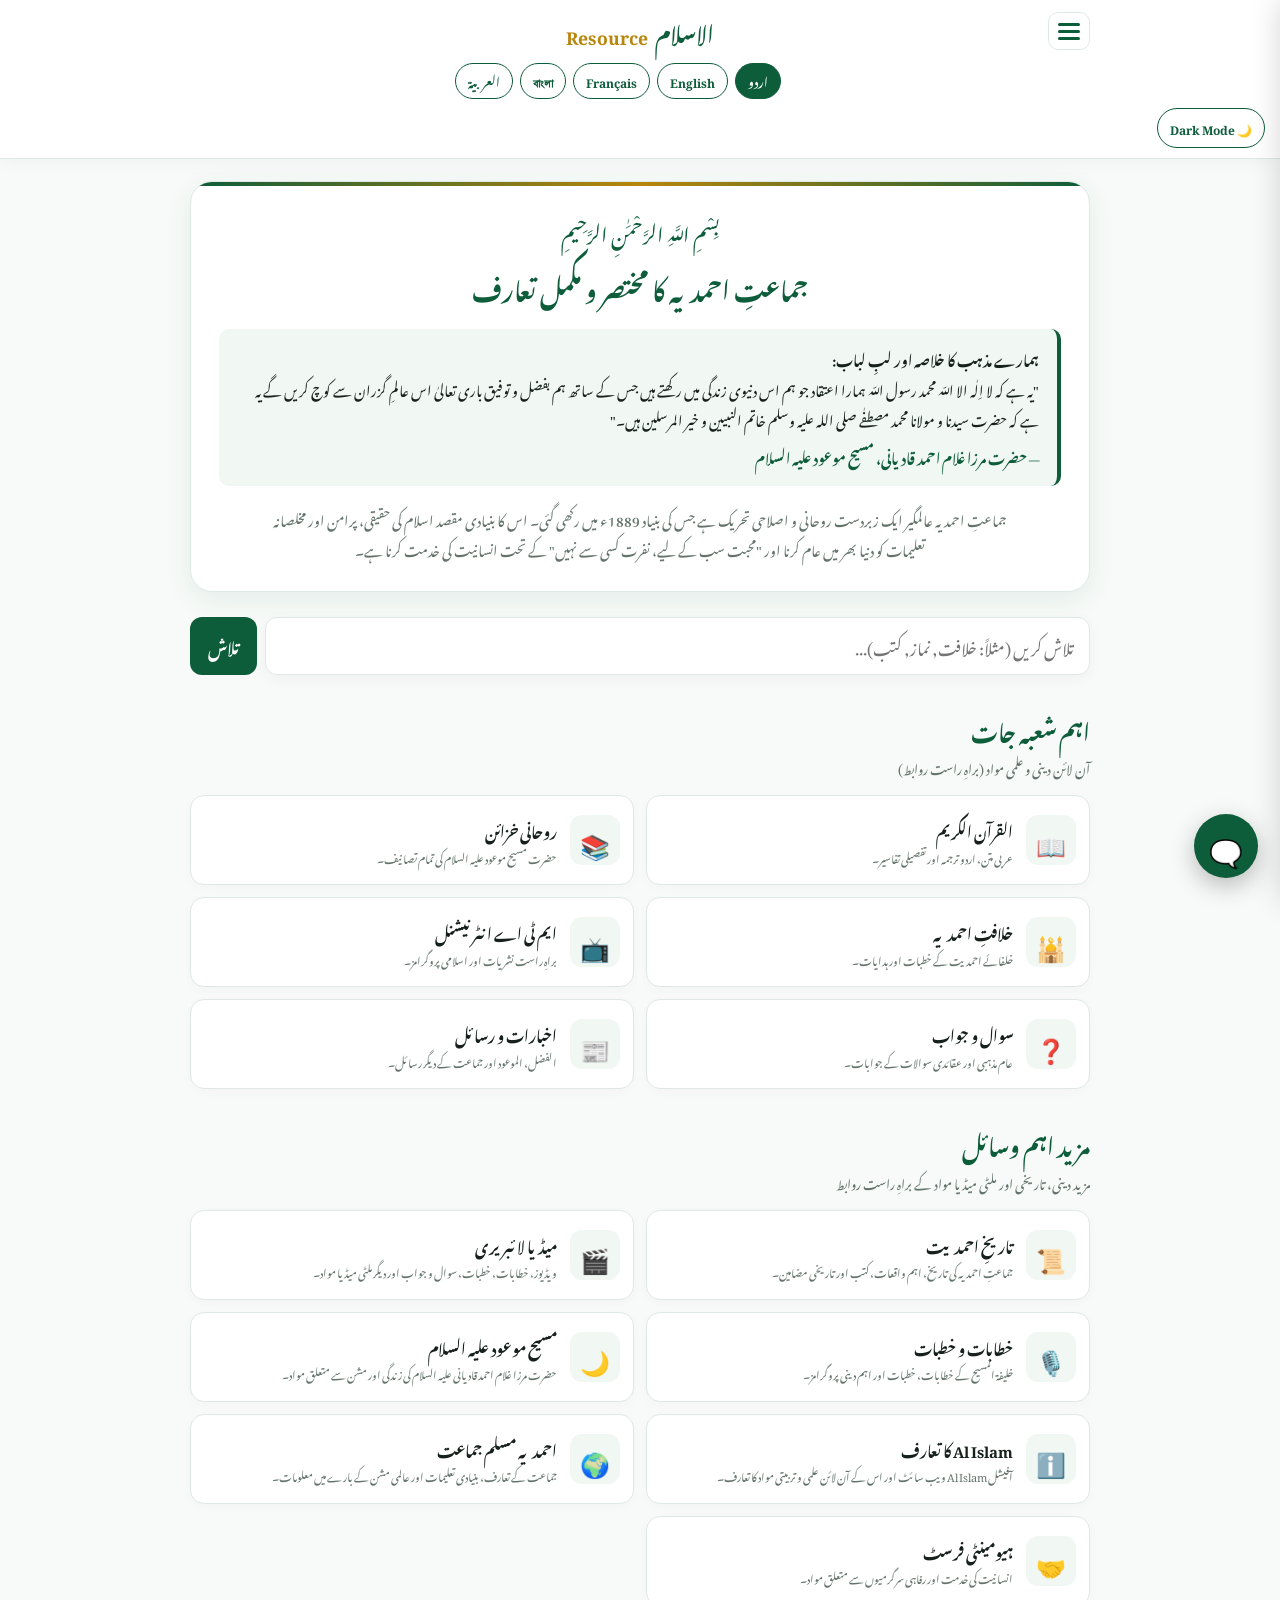
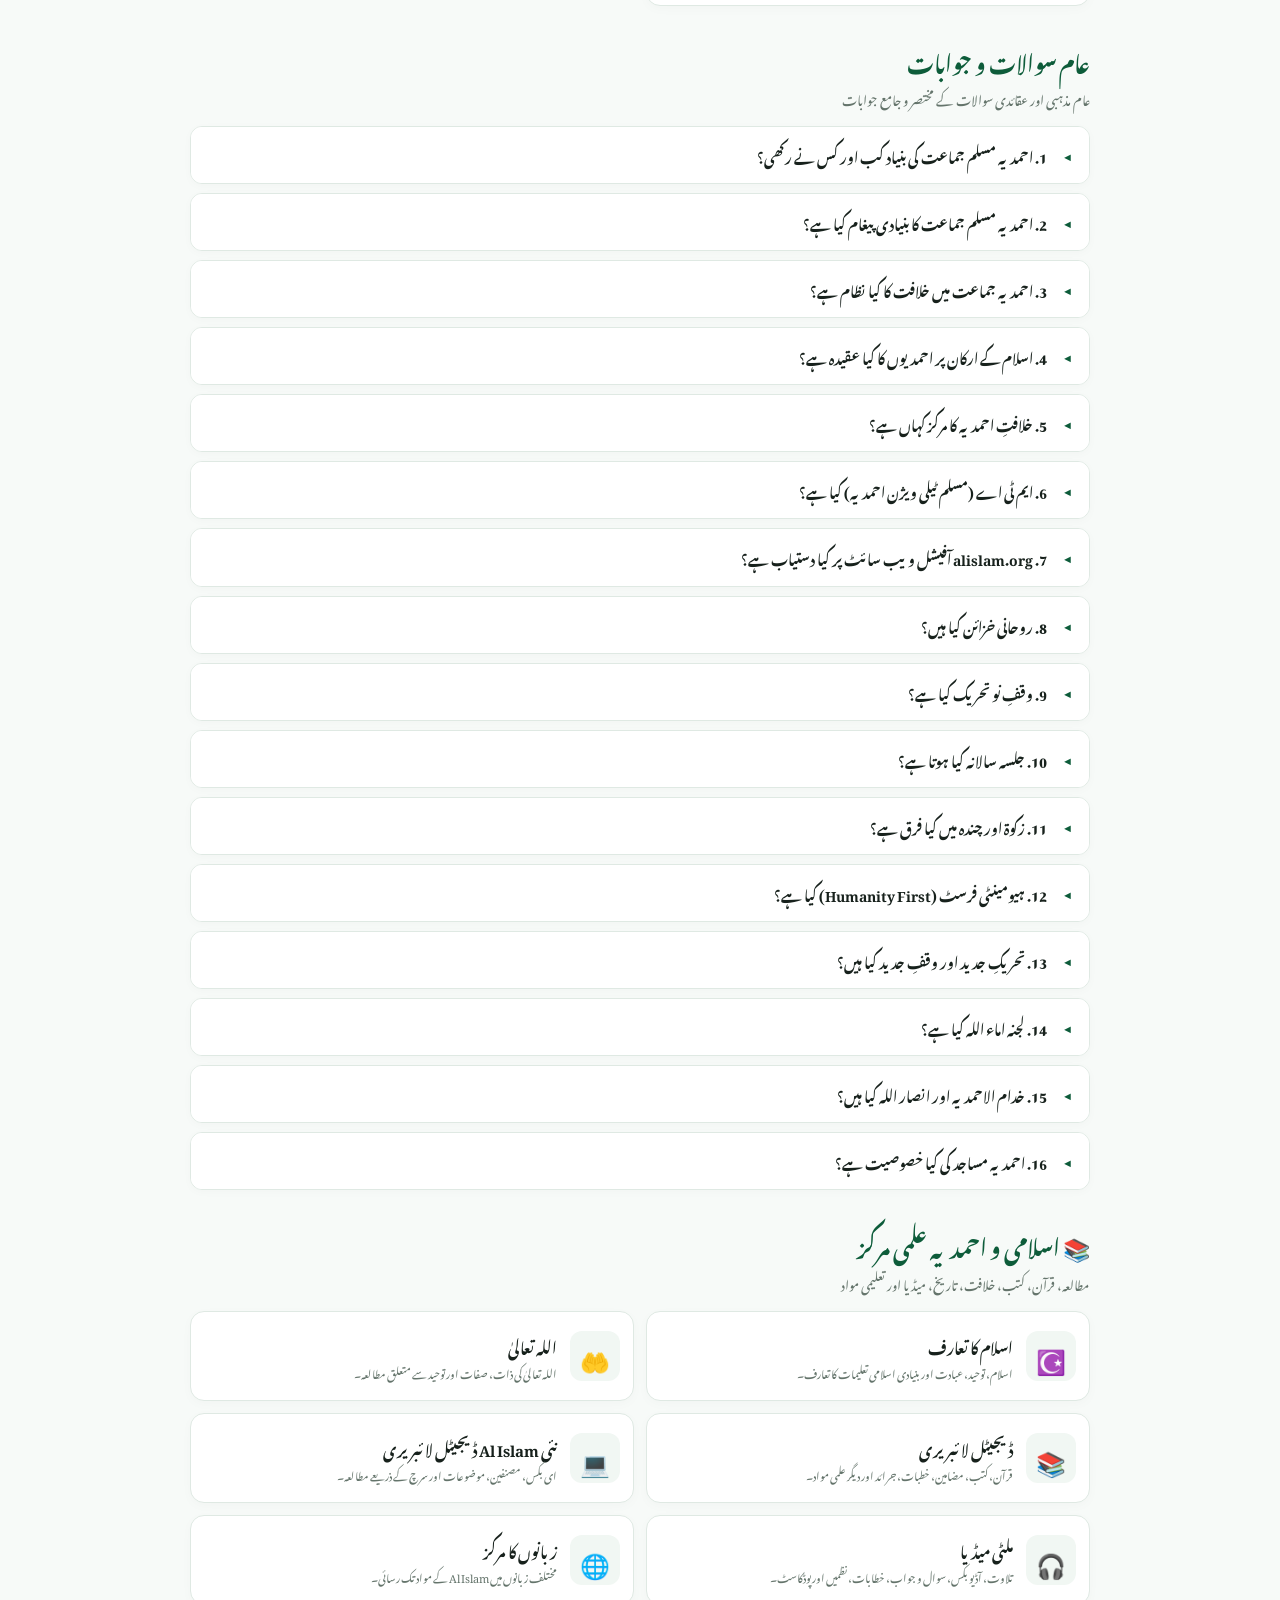
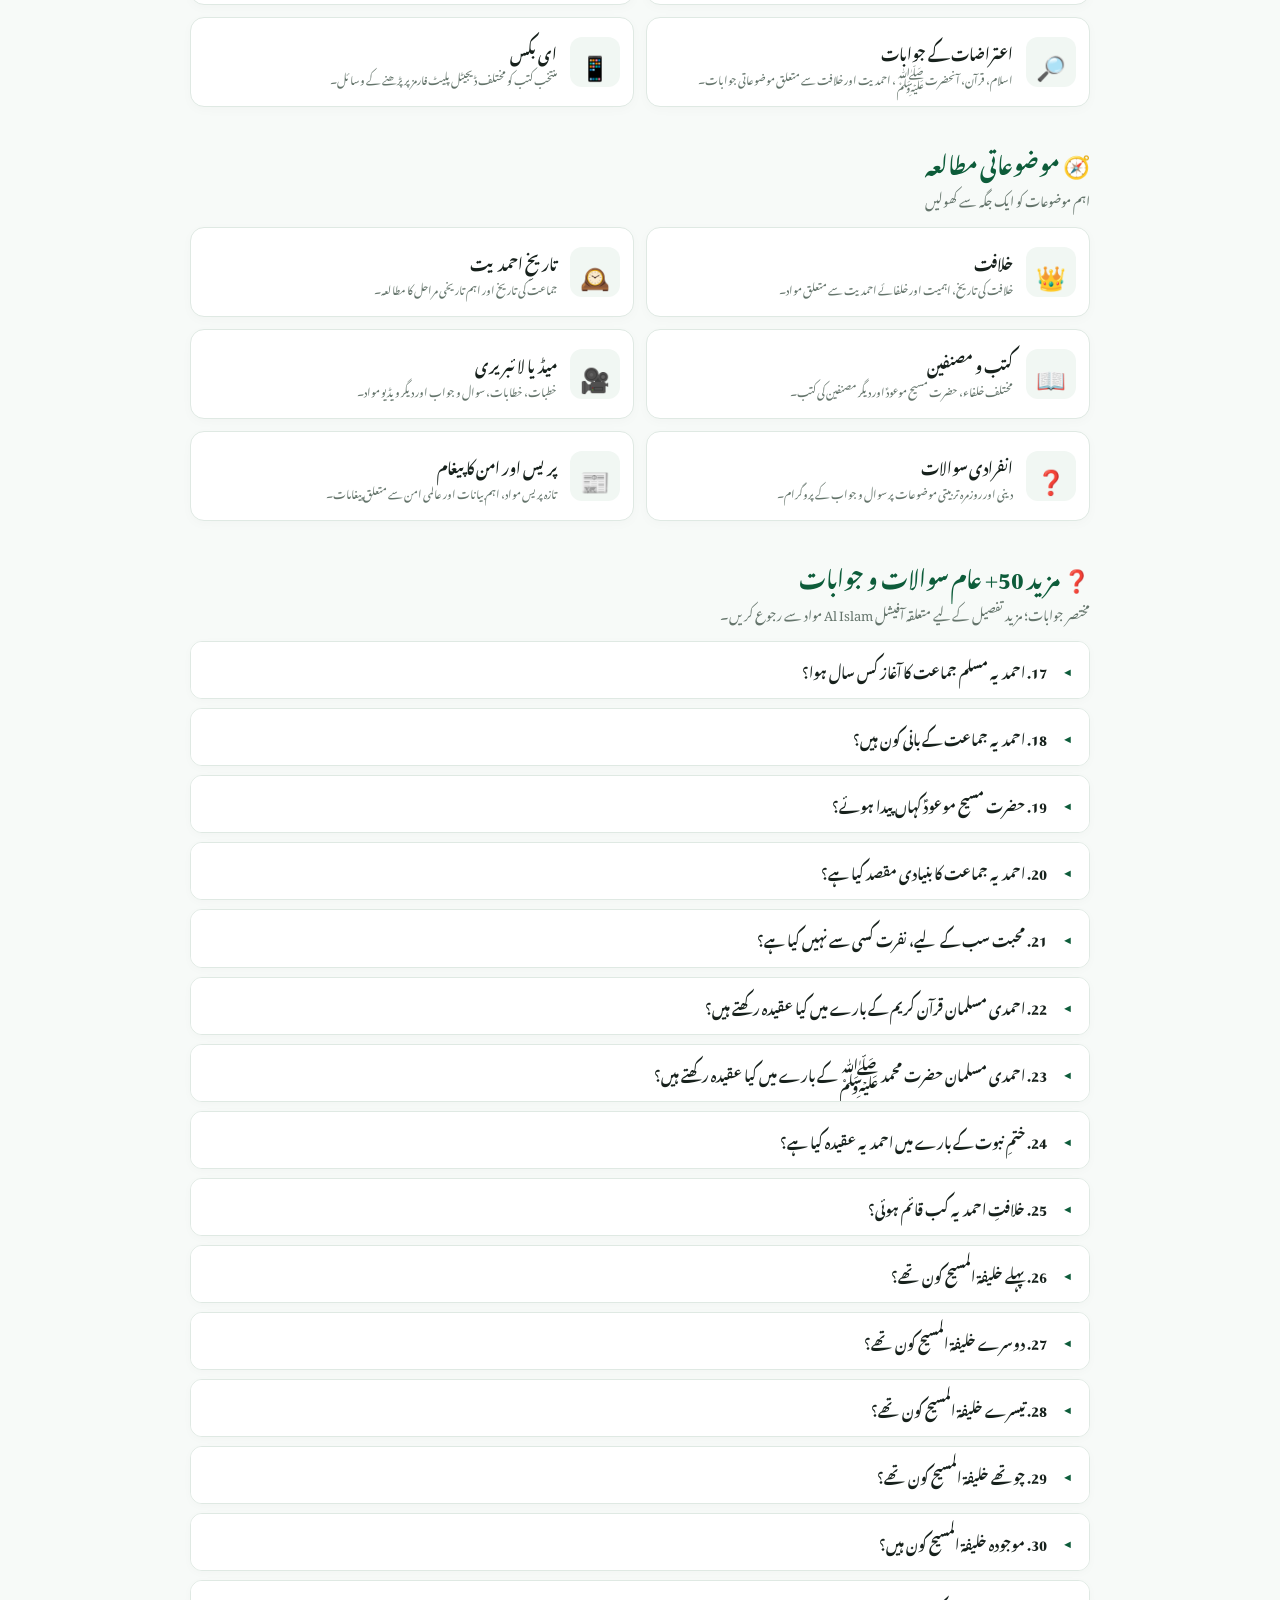
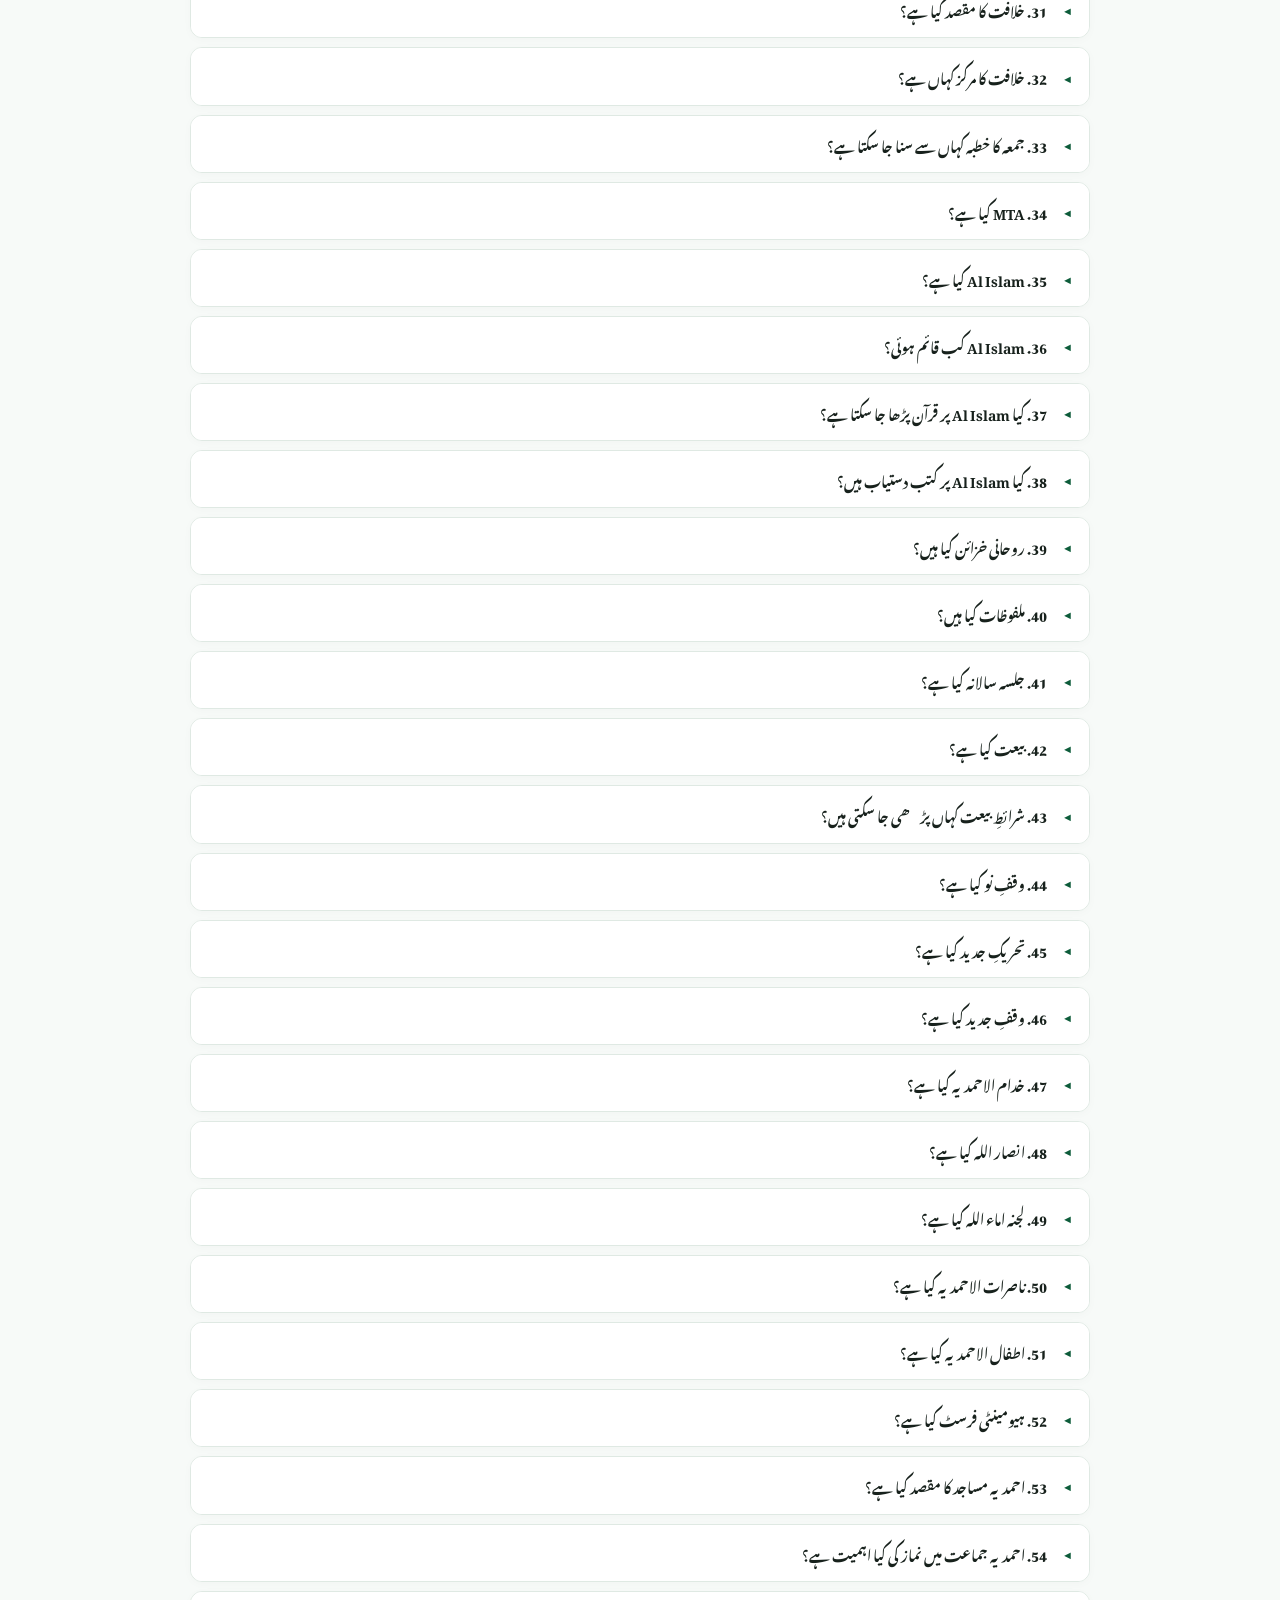
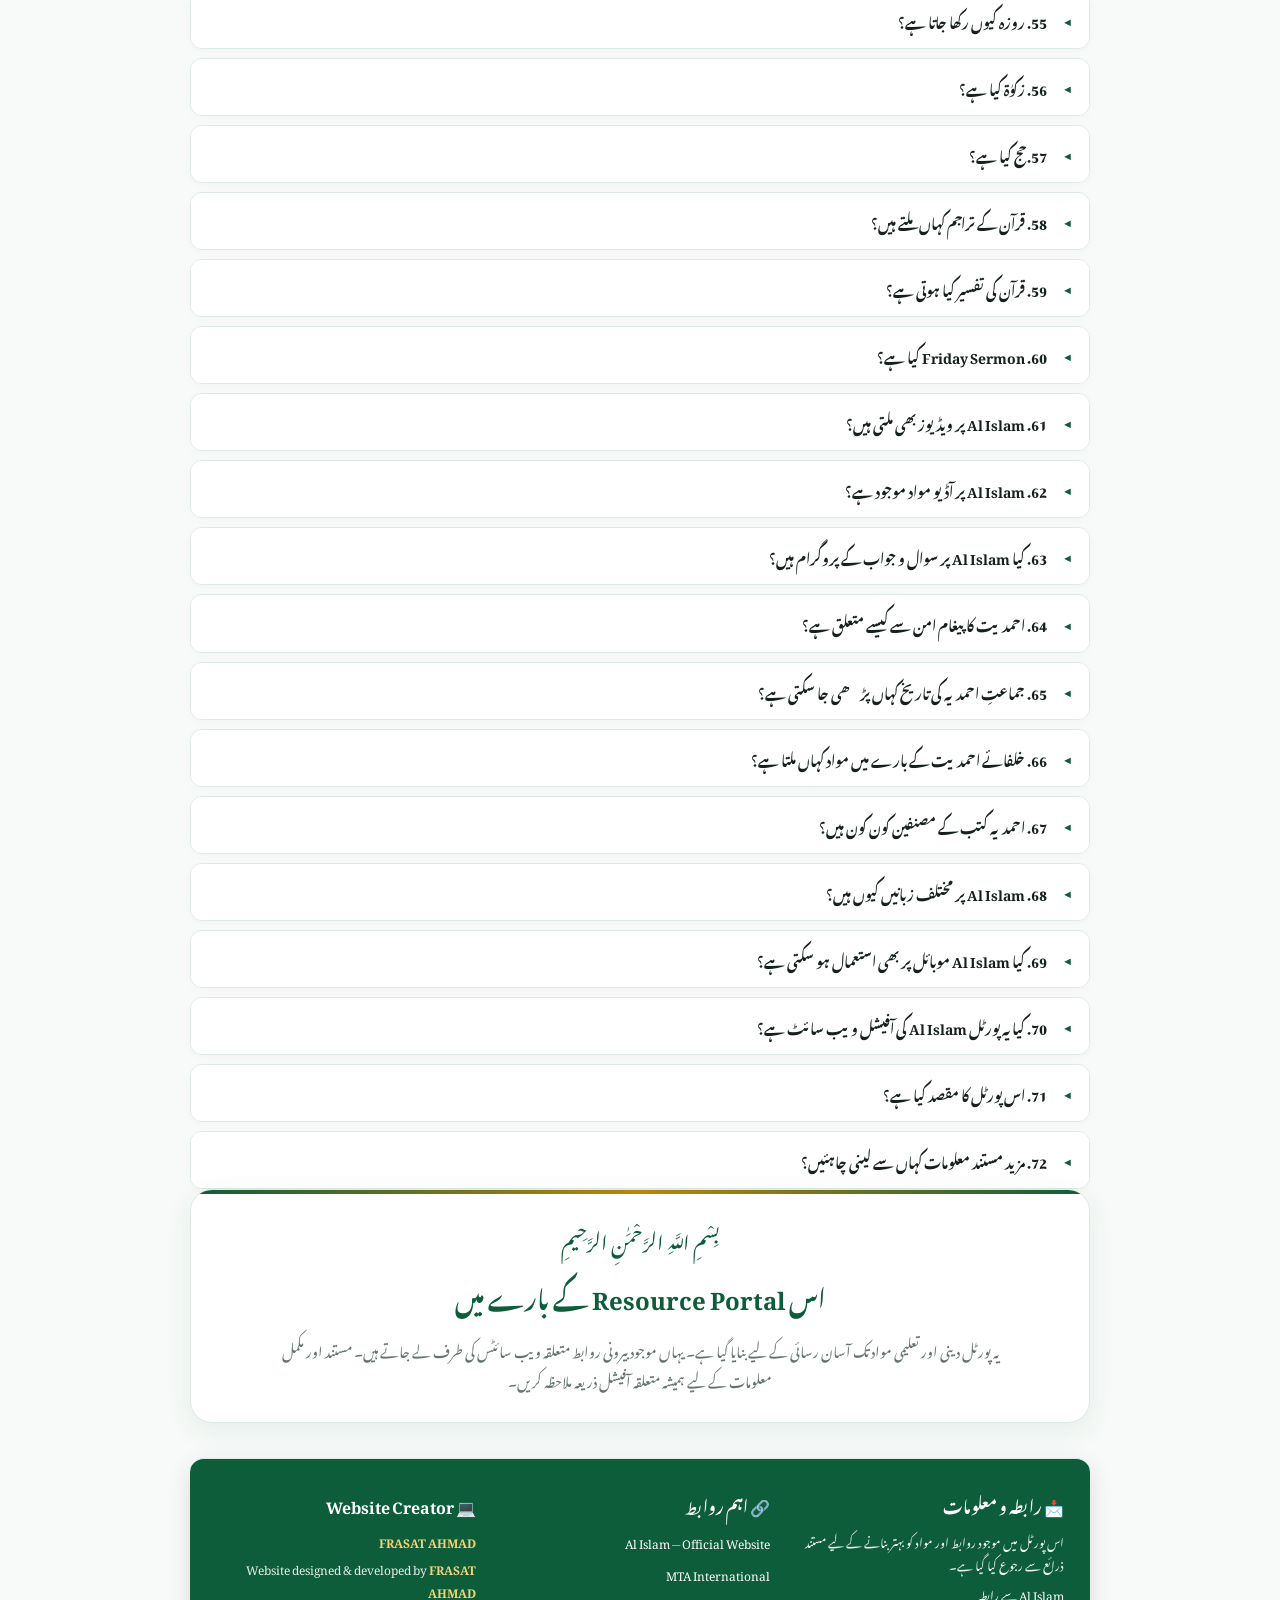
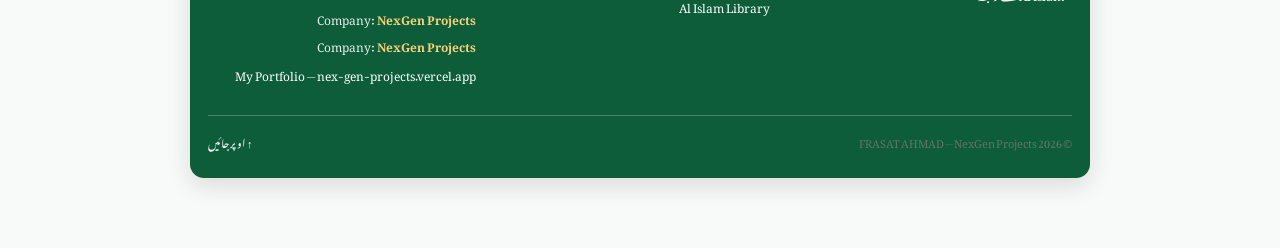
<file: index.html>
<!DOCTYPE html>
<html lang="ur" dir="rtl">

<head>
    <meta charset="UTF-8">
    <meta name="viewport" content="width=device-width, initial-scale=1.0">

    <title>الاسلام - Resource Portal</title>

    <link rel="stylesheet" href="style.css">

<style>
.site-footer{margin:35px 0 25px;padding:24px 18px;background:#0d5c3a;color:#fff;border-radius:14px;box-shadow:0 8px 25px rgba(0,0,0,.12)}
.footer-grid{display:grid;grid-template-columns:repeat(3,1fr);gap:18px;text-align:right}
.footer-block{padding:4px 8px}.footer-block h3{margin-bottom:8px;font-size:16px}.footer-block p{font-size:12px;line-height:1.9;margin:4px 0;color:rgba(255,255,255,.9)}.footer-block a{display:block;color:#fff;text-decoration:none;font-size:12px;margin:6px 0}.footer-block a:hover{text-decoration:underline}.footer-bottom{border-top:1px solid rgba(255,255,255,.25);margin-top:18px;padding-top:14px;display:flex;justify-content:space-between;gap:10px;font-size:11px}.footer-bottom a{color:#fff;text-decoration:none}.site-footer strong{color:#f4d27a}
@media(max-width:700px){.footer-grid{grid-template-columns:1fr}.footer-bottom{flex-direction:column;text-align:center}.site-footer{padding:20px 14px}}
</style>
</head>

<body id="top">

    <!-- ==========================================
         HEADER
         ========================================== -->

    <header class="navbar">

        <div class="navbar-main">

            <button
                class="menu-icon"
                id="openMenu"
                type="button"
                aria-label="Open navigation menu"
                aria-controls="sidebar"
                aria-expanded="false"
            >
                <span></span>
                <span></span>
                <span></span>
            </button>

            <div class="logo">
                <span class="logo-bold" data-i18n="logoBold">الاسلام</span>
                <span class="logo-sub" data-i18n="logoSub">Resource</span>
            </div>

        </div>

        <!-- Language Selector -->

        <div
            class="lang-bar"
            id="langBar"
            aria-label="Language selection"
        >

            <button
                class="lang-btn active"
                type="button"
                data-lang="ur"
            >
                اردو
            </button>

            <button
                class="lang-btn"
                type="button"
                data-lang="en"
            >
                English
            </button>

            <button
                class="lang-btn"
                type="button"
                data-lang="fr"
            >
                Français
            </button>

            <button
                class="lang-btn"
                type="button"
                data-lang="bn"
            >
                বাংলা
            </button>

            <button
                class="lang-btn"
                type="button"
                data-lang="ar"
            >
                العربية
            </button>

        </div>

        <div style="margin-top: 6px;">
            <button id="themeToggleBtn" class="lang-btn" type="button" aria-label="Change theme">🌙 Dark Mode</button>
        </div>

    </header>


    <!-- ==========================================
         SIDEBAR MENU
         ========================================== -->

    <aside
        id="sidebar"
        class="sidebar"
        aria-hidden="true"
    >

        <div class="sidebar-header">

            <h3 data-i18n="menuTitle">
                نیویگیشن
            </h3>

            <button
                id="closeMenu"
                class="close-btn"
                type="button"
                aria-label="Close navigation menu"
            >
                &times;
            </button>

        </div>


        <ul class="sidebar-links">

            <li><a href="#top" class="menu-link">🏠 ہوم</a></li>
            <li><a href="#departments" class="menu-link">📚 تمام اہم وسائل</a></li>
            <li><a href="https://www.alislam.org/ahmadiyya-history/" target="_blank" rel="noopener noreferrer" class="menu-link">📜 تاریخِ احمدیت</a></li>
            <li><a href="https://www.alislam.org/media/" target="_blank" rel="noopener noreferrer" class="menu-link">🎬 میڈیا لائبریری</a></li>
            <li><a href="https://www.alislam.org/media/addresses/" target="_blank" rel="noopener noreferrer" class="menu-link">🎙️ خطابات و خطبات</a></li>
            <li><a href="https://www.alislam.org/about/" target="_blank" rel="noopener noreferrer" class="menu-link">ℹ️ Al Islam کے بارے میں</a></li>

            <li>
                <a
                    href="#departments"
                    class="menu-link"
                    data-i18n="navDep"
                >
                    اہم شعبہ جات
                </a>
            </li>

            <li>
                <a
                    href="#qna"
                    class="menu-link"
                    data-i18n="navQna"
                >
                    عام سوالات و جوابات
                </a>
            </li>

            <li>
                <a
                    href="https://www.alislam.org/quran/"
                    target="_blank"
                    rel="noopener noreferrer"
                    class="menu-link"
                    data-i18n="navQuran"
                >
                    القرآن الکریم (تراجم)
                </a>
            </li>

            <li>
                <a
                    href="https://www.alislam.org/ruhani-khazain/"
                    target="_blank"
                    rel="noopener noreferrer"
                    class="menu-link"
                    data-i18n="navRuhani"
                >
                    روحانی خزائن
                </a>
            </li>

            <li>
                <a
                    href="https://www.alislam.org/khilafat/"
                    target="_blank"
                    rel="noopener noreferrer"
                    class="menu-link"
                    data-i18n="navKhilafat"
                >
                    خلافتِ احمدیہ
                </a>
            </li>

            <li>
                <a
                    href="https://www.mta.tv"
                    target="_blank"
                    rel="noopener noreferrer"
                    class="menu-link"
                    data-i18n="navMta"
                >
                    ایم ٹی اے (MTA Live)
                </a>
            </li>

            <li>
                <a
                    href="https://www.alislam.org/library/"
                    target="_blank"
                    rel="noopener noreferrer"
                    class="menu-link"
                    data-i18n="navLibrary"
                >
                    کتب خانہ (Library)
                </a>
            </li>

            <li>
                <a
                    href="https://www.alislam.org/askmadhur/"
                    target="_blank"
                    rel="noopener noreferrer"
                    class="menu-link"
                    data-i18n="navAsk"
                >
                    سوال و جواب (AlIslam Q&A)
                </a>
            </li>

            <li>
                <a
                    href="https://www.alislam.org/press-release/"
                    target="_blank"
                    rel="noopener noreferrer"
                    class="menu-link"
                    data-i18n="navPress"
                >
                    پریس ریلیز
                </a>
            </li>

            <li>
                <a
                    href="https://www.alislam.org/contactus/"
                    target="_blank"
                    rel="noopener noreferrer"
                    class="menu-link"
                    data-i18n="navContact"
                >
                    ہم سے رابطہ کریں
                </a>
            </li>

        </ul>

    </aside>


    <!-- Overlay -->

    <div
        id="overlay"
        class="overlay"
        aria-hidden="true"
    ></div>


    <!-- ==========================================
         MAIN CONTENT
         ========================================== -->

    <main class="container">


        <!-- ======================================
             INTRODUCTION
             ====================================== -->

        <section class="intro-card">

            <div
                class="bismillah"
                data-i18n="bismillah"
            >
                بِسْمِ اللَّهِ الرَّحْمَٰنِ الرَّحِيمِ
            </div>

            <div
                class="intro-title"
                data-i18n="introTitle"
            >
                جماعتِ احمدیہ کا مختصر و مکمل تعارف
            </div>

            <div class="intro-quote">

                <strong data-i18n="introQuoteTitle">
                    ہمارے مذہب کا خلاصہ اور لبِ لباب:
                </strong>

                <br>

                <span data-i18n="introQuoteText">
                    "یہ ہے کہ لا اِلٰہ الا اللّہ محمد رسول اللّہ ہمارا اعتقاد جو ہم اس دنیوی زندگی میں رکھتے ہیں جس کے ساتھ ہم بفضل و توفیق باری تعالیٰ اس عالمِ گزران سے کوچ کریں گے یہ ہے کہ حضرت سیدنا و مولانا محمد مصطفٰے صلی اللہ علیہ وسلم خاتم النبیین و خیر المرسلین ہیں۔"
                </span>

                <span
                    class="author-name"
                    data-i18n="introAuthor"
                >
                    — حضرت مرزا غلام احمد قادیانی، مسیح موعود علیہ السلام
                </span>

            </div>

            <p
                class="intro-description"
                data-i18n="introDesc"
            >
                جماعتِ احمدیہ عالمگیر ایک زبردست روحانی و اصلاحی تحریک ہے جس کی بنیاد 1889ء میں رکھی گئی۔ اس کا بنیادی مقصد اسلام کی حقیقی، پرامن اور مخلصانہ تعلیمات کو دنیا بھر میں عام کرنا اور "محبت سب کے لیے، نفرت کسی سے نہیں" کے تحت انسانیت کی خدمت کرنا ہے۔
            </p>

        </section>


        <!-- ======================================
             SEARCH
             ====================================== -->

        <div class="search-box">

            <input
                type="search"
                id="searchInput"
                placeholder="تلاش کریں (مثلاً: خلافت, نماز, کتب)..."
                data-i18n-placeholder="searchPlaceholder"
                autocomplete="off"
                aria-label="Search"
            >

            <button
                id="searchBtn"
                type="button"
                data-i18n="searchBtnText"
            >
                تلاش
            </button>

        </div>


        <!-- ======================================
             DEPARTMENTS
             ====================================== -->

        <section
            id="departments"
            class="section-title"
        >

            <h2 data-i18n="depHeader">
                اہم شعبہ جات
            </h2>

            <p data-i18n="depDesc">
                آن لائن دینی و علمی مواد (براہِ راست روابط)
            </p>

        </section>


        <div class="cards-grid">


            <!-- Quran -->

            <a
                href="https://www.alislam.org/quran/"
                target="_blank"
                rel="noopener noreferrer"
                class="card"
            >

                <div class="card-icon">
                    📖
                </div>

                <div class="card-content">

                    <h3 data-i18n="card1Title">
                        القرآن الکریم
                    </h3>

                    <p data-i18n="card1Desc">
                        عربی متن، اردو ترجمہ اور تفصیلی تفاسیر۔
                    </p>

                </div>

            </a>


            <!-- Ruhani Khazain -->

            <a
                href="https://www.alislam.org/ruhani-khazain/"
                target="_blank"
                rel="noopener noreferrer"
                class="card"
            >

                <div class="card-icon">
                    📚
                </div>

                <div class="card-content">

                    <h3 data-i18n="card2Title">
                        روحانی خزائن
                    </h3>

                    <p data-i18n="card2Desc">
                        حضرت مسیح موعود علیہ السلام کی تمام تصانیف۔
                    </p>

                </div>

            </a>


            <!-- Khilafat -->

            <a
                href="https://www.alislam.org/khilafat/"
                target="_blank"
                rel="noopener noreferrer"
                class="card"
            >

                <div class="card-icon">
                    🕌
                </div>

                <div class="card-content">

                    <h3 data-i18n="card3Title">
                        خلافتِ احمدیہ
                    </h3>

                    <p data-i18n="card3Desc">
                        خلفائے احمدیت کے خطبات اور ہدایات۔
                    </p>

                </div>

            </a>


            <!-- MTA -->

            <a
                href="https://www.mta.tv"
                target="_blank"
                rel="noopener noreferrer"
                class="card"
            >

                <div class="card-icon">
                    📺
                </div>

                <div class="card-content">

                    <h3 data-i18n="card4Title">
                        ایم ٹی اے انٹرنیشنل
                    </h3>

                    <p data-i18n="card4Desc">
                        براہِ راست نشریات اور اسلامی پروگرامز۔
                    </p>

                </div>

            </a>


            <!-- Q&A -->

            <a
                href="https://www.alislam.org/askmadhur/"
                target="_blank"
                rel="noopener noreferrer"
                class="card"
            >

                <div class="card-icon">
                    ❓
                </div>

                <div class="card-content">

                    <h3 data-i18n="card5Title">
                        سوال و جواب
                    </h3>

                    <p data-i18n="card5Desc">
                        عام مذہبی اور عقائدی سوالات کے جوابات۔
                    </p>

                </div>

            </a>


            <!-- Press Releases -->

            <a
                href="https://www.alislam.org/press-release/"
                target="_blank"
                rel="noopener noreferrer"
                class="card"
            >

                <div class="card-icon">
                    📰
                </div>

                <div class="card-content">

                    <h3 data-i18n="card6Title">
                        پریس ریلیز
                    </h3>

                    <p data-i18n="card6Desc">
                        جماعتِ احمدیہ کی تازہ پریس ریلیز اور اعلانات۔
                    </p>

                </div>

            </a>


        </div>


        <!-- ======================================
             MORE RESOURCES
             ====================================== -->

        <section class="section-title">
            <h2>مزید اہم وسائل</h2>
            <p>مزید دینی، تاریخی اور ملٹی میڈیا مواد کے براہِ راست روابط</p>
        </section>

        <div class="cards-grid">

            <a href="https://www.alislam.org/ahmadiyya-history/" target="_blank" rel="noopener noreferrer" class="card"><div class="card-icon">📜</div><div class="card-content"><h3>تاریخِ احمدیت</h3><p>جماعتِ احمدیہ کی تاریخ، اہم واقعات، کتب اور تاریخی مضامین۔</p></div></a>
            <a href="https://www.alislam.org/media/" target="_blank" rel="noopener noreferrer" class="card"><div class="card-icon">🎬</div><div class="card-content"><h3>میڈیا لائبریری</h3><p>ویڈیوز، خطابات، خطبات، سوال و جواب اور دیگر ملٹی میڈیا مواد۔</p></div></a>
            <a href="https://www.alislam.org/media/addresses/" target="_blank" rel="noopener noreferrer" class="card"><div class="card-icon">🎙️</div><div class="card-content"><h3>خطابات و خطبات</h3><p>خلیفۃ المسیح کے خطابات، خطبات اور اہم دینی پروگرامز۔</p></div></a>
            <a href="https://www.alislam.org/messiah/" target="_blank" rel="noopener noreferrer" class="card"><div class="card-icon">🌙</div><div class="card-content"><h3>مسیح موعود علیہ السلام</h3><p>حضرت مرزا غلام احمد قادیانی علیہ السلام کی زندگی اور مشن سے متعلق مواد۔</p></div></a>
            <a href="https://www.alislam.org/about/" target="_blank" rel="noopener noreferrer" class="card"><div class="card-icon">ℹ️</div><div class="card-content"><h3>Al Islam کا تعارف</h3><p>آفیشل Al Islam ویب سائٹ اور اس کے آن لائن علمی و تربیتی مواد کا تعارف۔</p></div></a>
            <a href="https://www.alislam.org/ahmadiyya-muslim-community/" target="_blank" rel="noopener noreferrer" class="card"><div class="card-icon">🌍</div><div class="card-content"><h3>احمدیہ مسلم جماعت</h3><p>جماعت کے تعارف، بنیادی تعلیمات اور عالمی مشن کے بارے میں معلومات۔</p></div></a>
            <a href="https://www.alislam.org/video/humanity-first/" target="_blank" rel="noopener noreferrer" class="card"><div class="card-icon">🤝</div><div class="card-content"><h3>ہیومینٹی فرسٹ</h3><p>انسانیت کی خدمت اور رفاہی سرگرمیوں سے متعلق مواد۔</p></div></a>

        </div>


        <!-- ======================================
             Q&A
             ====================================== -->

        <section
            id="qna"
            class="section-title qna-section-title"
        >

            <h2 data-i18n="qnaHeader">
                عام سوالات و جوابات
            </h2>

            <p data-i18n="qnaDesc">
                عام مذہبی اور عقائدی سوالات کے مختصر و جامع جوابات
            </p>

        </section>


        <!-- No Results -->

        <div
            id="noResults"
            class="no-results"
            style="display: none;"
            data-i18n="noResultsText"
        >
            کوئی نتیجہ نہیں ملا۔ برائے مہربانی مختلف الفاظ سے تلاش کریں۔
        </div>


        <!-- ======================================
             ACCORDION QUESTIONS
             ====================================== -->

        <div class="accordion-container">


            <!-- Q1 -->

            <div class="accordion-item">

                <button
                    class="accordion-header"
                    type="button"
                    aria-expanded="false"
                >
                    <span data-i18n="q1Title">
                        1. احمدیہ مسلم جماعت کی بنیاد کب اور کس نے رکھی؟
                    </span>
                </button>

                <div class="accordion-content">

                    <p data-i18n="q1Desc">
                        احمدیہ مسلم جماعت کی بنیاد حضرت مرزا غلام احمد قادیانی علیہ السلام نے 1889ء میں قادیان، ہند میں رکھی۔ آپ نے حضرت محمد صلی اللہ علیہ وسلم کی پیشگوئی کے مطابق اصلاحِ امت کے لیے مامور من اللہ، مسیح موعود اور مہدی ہونے کا دعویٰ فرمایا۔
                    </p>

                </div>

            </div>


            <!-- Q2 -->

            <div class="accordion-item">

                <button
                    class="accordion-header"
                    type="button"
                    aria-expanded="false"
                >
                    <span data-i18n="q2Title">
                        2. احمدیہ مسلم جماعت کا بنیادی پیغام کیا ہے؟
                    </span>
                </button>

                <div class="accordion-content">

                    <p data-i18n="q2Desc">
                        جماعت کا بنیادی پیغام "محبت سب کے لیے، نفرت کسی سے نہیں" ہے۔ اس کا مقصد خدا تعالی کی توحید کو قائم کرنا اور انسانیت کی بلا تفریق خدمت کرنا ہے۔
                    </p>

                </div>

            </div>


            <!-- Q3 -->

            <div class="accordion-item">

                <button
                    class="accordion-header"
                    type="button"
                    aria-expanded="false"
                >
                    <span data-i18n="q3Title">
                        3. احمدیہ جماعت میں خلافت کا کیا نظام ہے؟
                    </span>
                </button>

                <div class="accordion-content">

                    <p data-i18n="q3Desc">
                        حضرت مسیح موعود علیہ السلام کی وفات کے بعد 1908ء میں خلافتِ احمدیہ کا آغاز ہوا۔ یہ ایک روحانی قیادت کا نظام ہے جو تمام دنیا کے احمدیوں کو ایک حبل اللہ پر متحد رکھتا ہے۔ اس وقت پانچویں خلیفہ حضرت مرزا مسرور احمد ایدہ اللہ تعالی بنصرہ العزیز جماعت کے سربراہ ہیں۔
                    </p>

                </div>

            </div>


            <!-- Q4 -->

            <div class="accordion-item">

                <button
                    class="accordion-header"
                    type="button"
                    aria-expanded="false"
                >
                    <span data-i18n="q4Title">
                        4. اسلام کے ارکان پر احمدیوں کا کیا عقیدہ ہے؟
                    </span>
                </button>

                <div class="accordion-content">

                    <p data-i18n="q4Desc">
                        احمدی مسلم تمام 5 ارکانِ اسلام (کلمہ، نماز، روزہ، زکوۃ، حج) اور ایمان کے 6 ارکان پر پکا ایمان رکھتے ہیں اور حضرت محمد صلی اللہ علیہ وسلم کو خاتم النبیین مانتے ہیں۔
                    </p>

                </div>

            </div>


            <!-- Q5 -->

            <div class="accordion-item">

                <button
                    class="accordion-header"
                    type="button"
                    aria-expanded="false"
                >
                    <span data-i18n="q5Title">
                        5. خلافتِ احمدیہ کا مرکز کہاں ہے؟
                    </span>
                </button>

                <div class="accordion-content">

                    <p data-i18n="q5Desc">
                        اس وقت خلافتِ احمدیہ کا عالمی مرکز اسلام آباد، ٹلفورڈ، برطانیہ (UK) میں واقع ہے۔
                    </p>

                </div>

            </div>


            <!-- Q6 -->

            <div class="accordion-item">

                <button
                    class="accordion-header"
                    type="button"
                    aria-expanded="false"
                >
                    <span data-i18n="q6Title">
                        6. ایم ٹی اے (مسلم ٹیلی ویژن احمدیہ) کیا ہے؟
                    </span>
                </button>

                <div class="accordion-content">

                    <p data-i18n="q6Desc">
                        ایم ٹی اے ایک 24 گھنٹے چلنے والا عالمی سیٹلائٹ ٹی وی نیٹ ورک ہے جو بغیر کسی کمرشل اشتہار کے خالص اسلامی مواد، خطباتِ جمعہ اور دینی تعلیمات پوری دنیا میں نشر کرتا ہے۔
                    </p>

                </div>

            </div>


            <!-- Q7 -->

            <div class="accordion-item">

                <button
                    class="accordion-header"
                    type="button"
                    aria-expanded="false"
                >
                    <span data-i18n="q7Title">
                        7. alislam.org آفیشل ویب سائٹ پر کیا دستیاب ہے؟
                    </span>
                </button>

                <div class="accordion-content">

                    <p data-i18n="q7Desc">
                        alislam.org احمدیہ مسلم جماعت کی آفیشل انٹرنیشنل ویب سائٹ ہے جہاں قرآن کریم کے تراجم، احادیث، ملفوظات، روحانی خزائن اور ہزاروں دینی کتب متعدد زبانوں میں بالکل مفت دستیاب ہیں۔
                    </p>

                </div>

            </div>


            <!-- Q8 -->

            <div class="accordion-item">

                <button
                    class="accordion-header"
                    type="button"
                    aria-expanded="false"
                >
                    <span data-i18n="q8Title">
                        8. روحانی خزائن کیا ہیں؟
                    </span>
                </button>

                <div class="accordion-content">

                    <p data-i18n="q8Desc">
                                            روحانی خزائن حضرت مسیح موعود علیہ السلام کی تحریر کردہ 80 سے زائد تصانیف (کتب) کا ایک مجموعہ ہے جس میں اسلامی عقائد، دلائل اور فلسفہ دین پر تفصیلی بحث کی گئی ہے۔
                    </p>

                </div>

            </div>


            <!-- Q9 -->

            <div class="accordion-item">

                <button
                    class="accordion-header"
                    type="button"
                    aria-expanded="false"
                >
                    <span data-i18n="q9Title">
                        9. وقفِ نو تحریک کیا ہے؟
                    </span>
                </button>

                <div class="accordion-content">

                    <p data-i18n="q9Desc">
                        یہ ایک عظیم دینی منصوبی اور تحریک ہے جس میں احمدی والدین اپنے بچوں کو ان کی پیدائش سے پہلے خدا کی راہ اور اسلام کی خدمت کے لیے وقف کرتے ہیں۔
                    </p>

                </div>

            </div>


            <!-- Q10 -->

            <div class="accordion-item">

                <button
                    class="accordion-header"
                    type="button"
                    aria-expanded="false"
                >
                    <span data-i18n="q10Title">
                        10. جلسہ سالانہ کیا ہوتا ہے؟
                    </span>
                </button>

                <div class="accordion-content">

                    <p data-i18n="q10Desc">
                        جلسہ سالانہ ایک 3 روزہ سالانہ دینی و تربیتی کانفرنس ہوتی ہے جو دنیا کے مختلف ممالک میں مقدس دینی ماحول میں منعقد کی جاتی ہے۔
                    </p>

                </div>

            </div>


            <!-- Q11 -->

            <div class="accordion-item">

                <button
                    class="accordion-header"
                    type="button"
                    aria-expanded="false"
                >
                    <span data-i18n="q11Title">
                        11. زکوۃ اور چندہ میں کیا فرق ہے؟
                    </span>
                </button>

                <div class="accordion-content">

                    <p data-i18n="q11Desc">
                        زکوۃ فرض ارکانِ اسلام میں سے ہے۔ جبکہ چندہ (مالی قربانی) اپنے مال سے جماعتی و دینی اخراجات، تبلیغ اور غریبوں کی مدد کے لیے ایک اختیاری مالی قربانی کا نظام ہے۔
                    </p>

                </div>

            </div>


            <!-- Q12 -->

            <div class="accordion-item">

                <button
                    class="accordion-header"
                    type="button"
                    aria-expanded="false"
                >
                    <span data-i18n="q12Title">
                        12. ہیومینٹی فرسٹ (Humanity First) کیا ہے؟
                    </span>
                </button>

                <div class="accordion-content">

                    <p data-i18n="q12Desc">
                        ہیومینٹی فرسٹ ایک بین الاقوامی رفاہی ادارہ (Charity Organization) ہے جو بغیر کسی مذہب، ذات یا رنگ کے فرق کے، دنیا بھر کے آفت زدہ اور ضرورت مند لوگوں کی خدمت کرتا ہے۔
                    </p>

                </div>

            </div>


            <!-- Q13 -->

            <div class="accordion-item">

                <button
                    class="accordion-header"
                    type="button"
                    aria-expanded="false"
                >
                    <span data-i18n="q13Title">
                        13. تحریکِ جدید اور وقفِ جدید کیا ہیں؟
                    </span>
                </button>

                <div class="accordion-content">

                    <p data-i18n="q13Desc">
                        یہ خلافتِ احمدیہ کی طرف سے شروع کی گئی دو عظیم مالی و روحانی تحریکات ہیں جن کا مقصد دنیا بھر میں اسلام کا پیغام پہنچانا، مساجد بنانا اور تعلیمی و طبی مراکز قائم کرنا ہے۔
                    </p>

                </div>

            </div>


            <!-- Q14 -->

            <div class="accordion-item">

                <button
                    class="accordion-header"
                    type="button"
                    aria-expanded="false"
                >
                    <span data-i18n="q14Title">
                        14. لجنہ اماء اللہ کیا ہے؟
                    </span>
                </button>

                <div class="accordion-content">

                    <p data-i18n="q14Desc">
                        لجنہ اماء اللہ احمدیہ جماعت کی خواتین کی ذیلی تنظیم ہے جو خواتین کی تعلیم، تربیت اور سماجی خدمت کے لیے مستقل طور پر کام کرتی ہے۔
                    </p>

                </div>

            </div>


            <!-- Q15 -->

            <div class="accordion-item">

                <button
                    class="accordion-header"
                    type="button"
                    aria-expanded="false"
                >
                    <span data-i18n="q15Title">
                        15. خدام الاحمدیہ اور انصار اللہ کیا ہیں؟
                    </span>
                </button>

                <div class="accordion-content">

                    <p data-i18n="q15Desc">
                        15 سے 40 سال کے نوجوانوں کی تنظیم کو "مجلس خدام الاحمدیہ" اور 40 سال سے زائد عمر کے بزرگوں کی تنظیم کو "مجلس انصار اللہ" کہا جاتا ہے۔
                    </p>

                </div>

            </div>


            <!-- Q16 -->

            <div class="accordion-item">

                <button
                    class="accordion-header"
                    type="button"
                    aria-expanded="false"
                >
                    <span data-i18n="q16Title">
                        16. احمدیہ مساجد کی کیا خصوصیت ہے؟
                    </span>
                </button>

                <div class="accordion-content">

                    <p data-i18n="q16Desc">
                        احمدیہ مساجد عبادتِ الہی کے علاوہ استقبال، امن اور بھائی چارے کا مرکز ہوتی ہیں جہاں ہر امن پسند انسان کا خیر مقدم کیا جاتا ہے۔
                    </p>

                </div>

            </div>


        </div>



        <!-- ======================================
             EXTENDED KNOWLEDGE HUB
             ====================================== -->

        <section id="knowledge" class="section-title">
            <h2>📚 اسلامی و احمدیہ علمی مرکز</h2>
            <p>مطالعہ، قرآن، کتب، خلافت، تاریخ، میڈیا اور تعلیمی مواد</p>
        </section>

        <div class="cards-grid">
            <a href="https://www.alislam.org/islam/" target="_blank" rel="noopener noreferrer" class="card"><div class="card-icon">☪️</div><div class="card-content"><h3>اسلام کا تعارف</h3><p>اسلام، توحید، عبادت اور بنیادی اسلامی تعلیمات کا تعارف۔</p></div></a>
            <a href="https://www.alislam.org/allah/" target="_blank" rel="noopener noreferrer" class="card"><div class="card-icon">🤲</div><div class="card-content"><h3>اللہ تعالیٰ</h3><p>اللہ تعالیٰ کی ذات، صفات اور توحید سے متعلق مطالعہ۔</p></div></a>
            <a href="https://www.alislam.org/library/" target="_blank" rel="noopener noreferrer" class="card"><div class="card-icon">📚</div><div class="card-content"><h3>ڈیجیٹل لائبریری</h3><p>قرآن، کتب، مضامین، خطبات، جرائد اور دیگر علمی مواد۔</p></div></a>
            <a href="https://new.alislam.org/library" target="_blank" rel="noopener noreferrer" class="card"><div class="card-icon">💻</div><div class="card-content"><h3>نئی Al Islam ڈیجیٹل لائبریری</h3><p>ای بکس، مصنفین، موضوعات اور سرچ کے ذریعے مطالعہ۔</p></div></a>
            <a href="https://www.alislam.org/multimedia/" target="_blank" rel="noopener noreferrer" class="card"><div class="card-icon">🎧</div><div class="card-content"><h3>ملٹی میڈیا</h3><p>تلاوت، آڈیو بکس، سوال و جواب، خطابات، نظمیں اور پوڈکاسٹ۔</p></div></a>
            <a href="https://www.alislam.org/languages/" target="_blank" rel="noopener noreferrer" class="card"><div class="card-icon">🌐</div><div class="card-content"><h3>زبانوں کا مرکز</h3><p>مختلف زبانوں میں Al Islam کے مواد تک رسائی۔</p></div></a>
            <a href="https://www.alislam.org/allegations/" target="_blank" rel="noopener noreferrer" class="card"><div class="card-icon">🔎</div><div class="card-content"><h3>اعتراضات کے جوابات</h3><p>اسلام، قرآن، آنحضرت ﷺ، احمدیت اور خلافت سے متعلق موضوعاتی جوابات۔</p></div></a>
            <a href="https://www.alislam.org/ebooks/" target="_blank" rel="noopener noreferrer" class="card"><div class="card-icon">📱</div><div class="card-content"><h3>ای بکس</h3><p>منتخب کتب کو مختلف ڈیجیٹل پلیٹ فارمز پر پڑھنے کے وسائل۔</p></div></a>
        </div>

        <section id="topics" class="section-title">
            <h2>🧭 موضوعاتی مطالعہ</h2>
            <p>اہم موضوعات کو ایک جگہ سے کھولیں</p>
        </section>
        <div class="cards-grid">
            <a href="https://www.alislam.org/khilafat/" target="_blank" rel="noopener noreferrer" class="card"><div class="card-icon">👑</div><div class="card-content"><h3>خلافت</h3><p>خلافت کی تاریخ، اہمیت اور خلفائے احمدیت سے متعلق مواد۔</p></div></a>
            <a href="https://www.alislam.org/ahmadiyya-history/" target="_blank" rel="noopener noreferrer" class="card"><div class="card-icon">🕰️</div><div class="card-content"><h3>تاریخِ احمدیت</h3><p>جماعت کی تاریخ اور اہم تاریخی مراحل کا مطالعہ۔</p></div></a>
            <a href="https://www.alislam.org/books/" target="_blank" rel="noopener noreferrer" class="card"><div class="card-icon">📖</div><div class="card-content"><h3>کتب و مصنفین</h3><p>مختلف خلفاء، حضرت مسیح موعودؑ اور دیگر مصنفین کی کتب۔</p></div></a>
            <a href="https://www.alislam.org/media/" target="_blank" rel="noopener noreferrer" class="card"><div class="card-icon">🎥</div><div class="card-content"><h3>میڈیا لائبریری</h3><p>خطبات، خطابات، سوال و جواب اور دیگر ویڈیو مواد۔</p></div></a>
            <a href="https://www.alislam.org/media/questions/" target="_blank" rel="noopener noreferrer" class="card"><div class="card-icon">❓</div><div class="card-content"><h3>انفرادی سوالات</h3><p>دینی اور روزمرہ تربیتی موضوعات پر سوال و جواب کے پروگرام۔</p></div></a>
            <a href="https://www.alislam.org/press/" target="_blank" rel="noopener noreferrer" class="card"><div class="card-icon">📰</div><div class="card-content"><h3>پریس اور امن کا پیغام</h3><p>تازہ پریس مواد، اہم بیانات اور عالمی امن سے متعلق پیغامات۔</p></div></a>
        </div>

        <!-- ======================================
             50+ QUESTIONS
             ====================================== -->
        <section id="more-qna" class="section-title">
            <h2>❓ مزید 50+ عام سوالات و جوابات</h2>
            <p>مختصر جوابات؛ مزید تفصیل کے لیے متعلقہ آفیشل Al Islam مواد سے رجوع کریں۔</p>
        </section>

        <div class="accordion-container">

            <div class="accordion-item">
                <button class="accordion-header" type="button" aria-expanded="false"><span>17. احمدیہ مسلم جماعت کا آغاز کس سال ہوا؟</span></button>
                <div class="accordion-content"><p>جماعتِ احمدیہ مسلمہ میں بیعت کا آغاز 1889ء میں حضرت مرزا غلام احمد قادیانی علیہ السلام نے فرمایا۔</p></div>
            </div>

            <div class="accordion-item">
                <button class="accordion-header" type="button" aria-expanded="false"><span>18. احمدیہ جماعت کے بانی کون ہیں؟</span></button>
                <div class="accordion-content"><p>حضرت مرزا غلام احمد قادیانی علیہ السلام احمدیہ مسلم جماعت کے بانی ہیں اور جماعت آپ کو مسیح موعود اور مہدی مانتی ہے۔</p></div>
            </div>

            <div class="accordion-item">
                <button class="accordion-header" type="button" aria-expanded="false"><span>19. حضرت مسیح موعودؑ کہاں پیدا ہوئے؟</span></button>
                <div class="accordion-content"><p>حضرت مرزا غلام احمد قادیانی علیہ السلام قادیان میں پیدا ہوئے۔</p></div>
            </div>

            <div class="accordion-item">
                <button class="accordion-header" type="button" aria-expanded="false"><span>20. احمدیہ جماعت کا بنیادی مقصد کیا ہے؟</span></button>
                <div class="accordion-content"><p>اسلام کی حقیقی تعلیمات کو قائم کرنا، اللہ تعالیٰ سے تعلق مضبوط کرنا، اخلاقی اصلاح اور انسانیت کی خدمت جماعت کے بنیادی مقاصد میں شامل ہیں۔</p></div>
            </div>

            <div class="accordion-item">
                <button class="accordion-header" type="button" aria-expanded="false"><span>21. محبت سب کے لیے، نفرت کسی سے نہیں کیا ہے؟</span></button>
                <div class="accordion-content"><p>یہ جماعتِ احمدیہ کے معروف امن اور محبت کے پیغام کو بیان کرنے والا نعرہ ہے۔</p></div>
            </div>

            <div class="accordion-item">
                <button class="accordion-header" type="button" aria-expanded="false"><span>22. احمدی مسلمان قرآن کریم کے بارے میں کیا عقیدہ رکھتے ہیں؟</span></button>
                <div class="accordion-content"><p>احمدی مسلمان قرآن کریم کو اللہ تعالیٰ کی نازل کردہ آخری مکمل شریعت والی کتاب اور ہدایت کا بنیادی ماخذ مانتے ہیں۔</p></div>
            </div>

            <div class="accordion-item">
                <button class="accordion-header" type="button" aria-expanded="false"><span>23. احمدی مسلمان حضرت محمد ﷺ کے بارے میں کیا عقیدہ رکھتے ہیں؟</span></button>
                <div class="accordion-content"><p>احمدی مسلمان حضرت محمد مصطفیٰ ﷺ کو خاتم النبیین مانتے ہیں اور آپ ﷺ کی کامل اتباع کو ضروری سمجھتے ہیں۔</p></div>
            </div>

            <div class="accordion-item">
                <button class="accordion-header" type="button" aria-expanded="false"><span>24. ختمِ نبوت کے بارے میں احمدیہ عقیدہ کیا ہے؟</span></button>
                <div class="accordion-content"><p>احمدیہ تعلیم کے مطابق حضرت محمد ﷺ خاتم النبیین ہیں؛ حضرت مرزا غلام احمدؑ نے اپنی بعثت کو آپ ﷺ کی کامل پیروی اور غلامی کے ساتھ بیان کیا۔</p></div>
            </div>

            <div class="accordion-item">
                <button class="accordion-header" type="button" aria-expanded="false"><span>25. خلافتِ احمدیہ کب قائم ہوئی؟</span></button>
                <div class="accordion-content"><p>حضرت مسیح موعودؑ کی وفات کے بعد 1908ء میں خلافتِ احمدیہ کا نظام قائم ہوا۔</p></div>
            </div>

            <div class="accordion-item">
                <button class="accordion-header" type="button" aria-expanded="false"><span>26. پہلے خلیفۃ المسیح کون تھے؟</span></button>
                <div class="accordion-content"><p>حضرت حکیم مولوی نورالدین رضی اللہ عنہ پہلے خلیفۃ المسیح تھے۔</p></div>
            </div>

            <div class="accordion-item">
                <button class="accordion-header" type="button" aria-expanded="false"><span>27. دوسرے خلیفۃ المسیح کون تھے؟</span></button>
                <div class="accordion-content"><p>حضرت مرزا بشیرالدین محمود احمد رضی اللہ عنہ دوسرے خلیفۃ المسیح تھے۔</p></div>
            </div>

            <div class="accordion-item">
                <button class="accordion-header" type="button" aria-expanded="false"><span>28. تیسرے خلیفۃ المسیح کون تھے؟</span></button>
                <div class="accordion-content"><p>حضرت مرزا ناصر احمد رحمہ اللہ تیسرے خلیفۃ المسیح تھے۔</p></div>
            </div>

            <div class="accordion-item">
                <button class="accordion-header" type="button" aria-expanded="false"><span>29. چوتھے خلیفۃ المسیح کون تھے؟</span></button>
                <div class="accordion-content"><p>حضرت مرزا طاہر احمد رحمہ اللہ چوتھے خلیفۃ المسیح تھے۔</p></div>
            </div>

            <div class="accordion-item">
                <button class="accordion-header" type="button" aria-expanded="false"><span>30. موجودہ خلیفۃ المسیح کون ہیں؟</span></button>
                <div class="accordion-content"><p>حضرت مرزا مسرور احمد ایدہ اللہ تعالیٰ بنصرہ العزیز پانچویں خلیفۃ المسیح ہیں۔</p></div>
            </div>

            <div class="accordion-item">
                <button class="accordion-header" type="button" aria-expanded="false"><span>31. خلافت کا مقصد کیا ہے؟</span></button>
                <div class="accordion-content"><p>خلافت جماعت کی روحانی رہنمائی، اتحاد، تربیت اور دین کی خدمت میں مرکزی قیادت فراہم کرتی ہے۔</p></div>
            </div>

            <div class="accordion-item">
                <button class="accordion-header" type="button" aria-expanded="false"><span>32. خلافت کا مرکز کہاں ہے؟</span></button>
                <div class="accordion-content"><p>خلافتِ احمدیہ کا موجودہ مرکز اسلام آباد، ٹلفورڈ، برطانیہ میں ہے۔</p></div>
            </div>

            <div class="accordion-item">
                <button class="accordion-header" type="button" aria-expanded="false"><span>33. جمعہ کا خطبہ کہاں سے سنا جا سکتا ہے؟</span></button>
                <div class="accordion-content"><p>Al Islam اور MTA کے ذریعے خطبات اور ان کے متعلقہ مواد تک رسائی حاصل کی جا سکتی ہے۔</p></div>
            </div>

            <div class="accordion-item">
                <button class="accordion-header" type="button" aria-expanded="false"><span>34. MTA کیا ہے؟</span></button>
                <div class="accordion-content"><p>MTA International ایک عالمی اسلامی ٹیلی ویژن نیٹ ورک ہے جو دینی، تعلیمی اور تربیتی پروگرام نشر کرتا ہے۔</p></div>
            </div>

            <div class="accordion-item">
                <button class="accordion-header" type="button" aria-expanded="false"><span>35. Al Islam کیا ہے؟</span></button>
                <div class="accordion-content"><p>Al Islam احمدیہ مسلم جماعت کی آفیشل ویب سائٹ ہے، جہاں دینی و تعلیمی کتب، قرآن، مضامین اور ملٹی میڈیا مواد دستیاب ہے۔</p></div>
            </div>

            <div class="accordion-item">
                <button class="accordion-header" type="button" aria-expanded="false"><span>36. Al Islam کب قائم ہوئی؟</span></button>
                <div class="accordion-content"><p>Al Islam کی آفیشل ویب سائٹ کے مطابق یہ ویب سائٹ 1995ء سے قائم ہے۔</p></div>
            </div>

            <div class="accordion-item">
                <button class="accordion-header" type="button" aria-expanded="false"><span>37. کیا Al Islam پر قرآن پڑھا جا سکتا ہے؟</span></button>
                <div class="accordion-content"><p>جی ہاں، Al Islam پر قرآن کریم پڑھنے، تلاش کرنے اور مختلف تراجم سے استفادہ کرنے کے وسائل موجود ہیں۔</p></div>
            </div>

            <div class="accordion-item">
                <button class="accordion-header" type="button" aria-expanded="false"><span>38. کیا Al Islam پر کتب دستیاب ہیں؟</span></button>
                <div class="accordion-content"><p>جی ہاں، Al Islam کی لائبریری میں متعدد اسلامی اور احمدیہ کتب اور دیگر علمی مواد موجود ہے۔</p></div>
            </div>

            <div class="accordion-item">
                <button class="accordion-header" type="button" aria-expanded="false"><span>39. روحانی خزائن کیا ہیں؟</span></button>
                <div class="accordion-content"><p>روحانی خزائن حضرت مرزا غلام احمد قادیانی علیہ السلام کی تصانیف کا مجموعہ ہے۔</p></div>
            </div>

            <div class="accordion-item">
                <button class="accordion-header" type="button" aria-expanded="false"><span>40. ملفوظات کیا ہیں؟</span></button>
                <div class="accordion-content"><p>ملفوظات میں حضرت مسیح موعود علیہ السلام کی مجالس اور ارشادات سے متعلق مرتب شدہ مواد شامل ہے۔</p></div>
            </div>

            <div class="accordion-item">
                <button class="accordion-header" type="button" aria-expanded="false"><span>41. جلسہ سالانہ کیا ہے؟</span></button>
                <div class="accordion-content"><p>جلسہ سالانہ ایک دینی اور تربیتی اجتماع ہے جس میں تقاریر، دعائیں اور اصلاحی پروگرام شامل ہوتے ہیں۔</p></div>
            </div>

            <div class="accordion-item">
                <button class="accordion-header" type="button" aria-expanded="false"><span>42. بیعت کیا ہے؟</span></button>
                <div class="accordion-content"><p>بیعت ایک عہد ہے جس کے ذریعے فرد اپنے دینی اصلاحی عزم اور جماعتی وابستگی کا اظہار کرتا ہے۔</p></div>
            </div>

            <div class="accordion-item">
                <button class="accordion-header" type="button" aria-expanded="false"><span>43. شرائطِ بیعت کہاں پڑھی جا سکتی ہیں؟</span></button>
                <div class="accordion-content"><p>شرائطِ بیعت اور متعلقہ مواد Al Islam کی کتب اور احمدیہ تعلیمی صفحات میں دستیاب ہیں۔</p></div>
            </div>

            <div class="accordion-item">
                <button class="accordion-header" type="button" aria-expanded="false"><span>44. وقفِ نو کیا ہے؟</span></button>
                <div class="accordion-content"><p>وقفِ نو ایک تحریک ہے جس میں والدین اپنے بچوں کو دینی خدمت کے لیے وقف کرنے کا عہد کرتے ہیں۔</p></div>
            </div>

            <div class="accordion-item">
                <button class="accordion-header" type="button" aria-expanded="false"><span>45. تحریکِ جدید کیا ہے؟</span></button>
                <div class="accordion-content"><p>تحریکِ جدید جماعتی مالی اور تبلیغی کوششوں کی ایک اہم تحریک ہے جس کا آغاز خلافت کے دور میں ہوا۔</p></div>
            </div>

            <div class="accordion-item">
                <button class="accordion-header" type="button" aria-expanded="false"><span>46. وقفِ جدید کیا ہے؟</span></button>
                <div class="accordion-content"><p>وقفِ جدید ایک جماعتی مالی تحریک ہے جس کے ذریعے دینی اور تربیتی کاموں میں تعاون کیا جاتا ہے۔</p></div>
            </div>

            <div class="accordion-item">
                <button class="accordion-header" type="button" aria-expanded="false"><span>47. خدام الاحمدیہ کیا ہے؟</span></button>
                <div class="accordion-content"><p>مجلس خدام الاحمدیہ احمدی نوجوانوں کی تنظیم ہے جو دینی تربیت، خدمت اور اخلاقی اصلاح پر کام کرتی ہے۔</p></div>
            </div>

            <div class="accordion-item">
                <button class="accordion-header" type="button" aria-expanded="false"><span>48. انصار اللہ کیا ہے؟</span></button>
                <div class="accordion-content"><p>مجلس انصار اللہ احمدی مردوں کی تنظیم ہے جو عموماً بڑی عمر کے افراد کی دینی تربیت اور خدمت سے متعلق کام کرتی ہے۔</p></div>
            </div>

            <div class="accordion-item">
                <button class="accordion-header" type="button" aria-expanded="false"><span>49. لجنہ اماء اللہ کیا ہے؟</span></button>
                <div class="accordion-content"><p>لجنہ اماء اللہ احمدی خواتین کی ذیلی تنظیم ہے جو دینی تربیت، تعلیم اور خدمت کے شعبوں میں کام کرتی ہے۔</p></div>
            </div>

            <div class="accordion-item">
                <button class="accordion-header" type="button" aria-expanded="false"><span>50. ناصرات الاحمدیہ کیا ہے؟</span></button>
                <div class="accordion-content"><p>نصرتِ احمدیہ کی ذیلی تنظیم ناصرات الاحمدیہ احمدی بچیوں کی دینی و اخلاقی تربیت کے لیے کام کرتی ہے۔</p></div>
            </div>

            <div class="accordion-item">
                <button class="accordion-header" type="button" aria-expanded="false"><span>51. اطفال الاحمدیہ کیا ہے؟</span></button>
                <div class="accordion-content"><p>اطفال الاحمدیہ بچوں کی تربیت، دینی تعلیم اور اچھی عادات کی نشوونما کے لیے جماعتی تنظیم ہے۔</p></div>
            </div>

            <div class="accordion-item">
                <button class="accordion-header" type="button" aria-expanded="false"><span>52. ہیومینٹی فرسٹ کیا ہے؟</span></button>
                <div class="accordion-content"><p>Humanity First ایک رفاہی تنظیم ہے جو مختلف علاقوں میں انسانی خدمت اور امدادی منصوبوں کے ذریعے ضرورت مندوں کی مدد کرتی ہے۔</p></div>
            </div>

            <div class="accordion-item">
                <button class="accordion-header" type="button" aria-expanded="false"><span>53. احمدیہ مساجد کا مقصد کیا ہے؟</span></button>
                <div class="accordion-content"><p>مساجد عبادت، ذکرِ الٰہی، دینی تعلیم اور امن و بھائی چارے کے فروغ کے مراکز ہیں۔</p></div>
            </div>

            <div class="accordion-item">
                <button class="accordion-header" type="button" aria-expanded="false"><span>54. احمدیہ جماعت میں نماز کی کیا اہمیت ہے؟</span></button>
                <div class="accordion-content"><p>نماز اللہ تعالیٰ سے تعلق، عبادت اور روحانی تربیت کا بنیادی ذریعہ ہے۔</p></div>
            </div>

            <div class="accordion-item">
                <button class="accordion-header" type="button" aria-expanded="false"><span>55. روزہ کیوں رکھا جاتا ہے؟</span></button>
                <div class="accordion-content"><p>روزہ تقویٰ، صبر، خود احتسابی اور اللہ تعالیٰ کی عبادت میں ترقی کا ذریعہ ہے۔</p></div>
            </div>

            <div class="accordion-item">
                <button class="accordion-header" type="button" aria-expanded="false"><span>56. زکوٰۃ کیا ہے؟</span></button>
                <div class="accordion-content"><p>زکوٰۃ اسلام کی بنیادی مالی عبادات میں سے ہے جو مقررہ شرائط کے تحت واجب ہوتی ہے۔</p></div>
            </div>

            <div class="accordion-item">
                <button class="accordion-header" type="button" aria-expanded="false"><span>57. حج کیا ہے؟</span></button>
                <div class="accordion-content"><p>حج بیت اللہ کی مخصوص عبادت ہے جو استطاعت رکھنے والے مسلمانوں پر مقررہ شرائط کے ساتھ فرض ہے۔</p></div>
            </div>

            <div class="accordion-item">
                <button class="accordion-header" type="button" aria-expanded="false"><span>58. قرآن کے تراجم کہاں ملتے ہیں؟</span></button>
                <div class="accordion-content"><p>Al Islam کے قرآن سیکشن اور لائبریری میں مختلف زبانوں کے تراجم اور متعلقہ مواد دستیاب ہیں۔</p></div>
            </div>

            <div class="accordion-item">
                <button class="accordion-header" type="button" aria-expanded="false"><span>59. قرآن کی تفسیر کیا ہوتی ہے؟</span></button>
                <div class="accordion-content"><p>تفسیر قرآن کی آیات کے مفہوم، سیاق و سباق اور دینی تشریح کو سمجھنے میں مدد دینے والا علمی مواد ہے۔</p></div>
            </div>

            <div class="accordion-item">
                <button class="accordion-header" type="button" aria-expanded="false"><span>60. Friday Sermon کیا ہے؟</span></button>
                <div class="accordion-content"><p>Friday Sermon یعنی خطبہ جمعہ ہفتہ وار دینی خطاب ہے جس میں روحانی، اخلاقی اور اجتماعی رہنمائی دی جاتی ہے۔</p></div>
            </div>

            <div class="accordion-item">
                <button class="accordion-header" type="button" aria-expanded="false"><span>61. Al Islam پر ویڈیوز بھی ملتی ہیں؟</span></button>
                <div class="accordion-content"><p>جی ہاں، Al Islam کی Media Library میں خطبات، خطابات، سوال و جواب اور دیگر ویڈیوز موجود ہیں۔</p></div>
            </div>

            <div class="accordion-item">
                <button class="accordion-header" type="button" aria-expanded="false"><span>62. Al Islam پر آڈیو مواد موجود ہے؟</span></button>
                <div class="accordion-content"><p>جی ہاں، ملٹی میڈیا اور پوڈکاسٹ حصوں میں مختلف آڈیو مواد دستیاب ہے۔</p></div>
            </div>

            <div class="accordion-item">
                <button class="accordion-header" type="button" aria-expanded="false"><span>63. کیا Al Islam پر سوال و جواب کے پروگرام ہیں؟</span></button>
                <div class="accordion-content"><p>جی ہاں، Al Islam پر مختلف دینی موضوعات کے سوال و جواب اور انفرادی سوالات کے پروگرام موجود ہیں۔</p></div>
            </div>

            <div class="accordion-item">
                <button class="accordion-header" type="button" aria-expanded="false"><span>64. احمدیت کا پیغام امن سے کیسے متعلق ہے؟</span></button>
                <div class="accordion-content"><p>جماعتِ احمدیہ مذہبی تعلیمات میں امن، انصاف، محبت، رحم اور انسانیت کی خدمت پر زور دیتی ہے۔</p></div>
            </div>

            <div class="accordion-item">
                <button class="accordion-header" type="button" aria-expanded="false"><span>65. جماعتِ احمدیہ کی تاریخ کہاں پڑھی جا سکتی ہے؟</span></button>
                <div class="accordion-content"><p>Al Islam کے Ahmadiyya History حصے میں جماعت کی تاریخ سے متعلق مواد دستیاب ہے۔</p></div>
            </div>

            <div class="accordion-item">
                <button class="accordion-header" type="button" aria-expanded="false"><span>66. خلفائے احمدیت کے بارے میں مواد کہاں ملتا ہے؟</span></button>
                <div class="accordion-content"><p>Al Islam کے Khilafat اور Library حصوں میں خلفائے احمدیت سے متعلق مواد موجود ہے۔</p></div>
            </div>

            <div class="accordion-item">
                <button class="accordion-header" type="button" aria-expanded="false"><span>67. احمدیہ کتب کے مصنفین کون کون ہیں؟</span></button>
                <div class="accordion-content"><p>Al Islam پر حضرت مرزا غلام احمدؑ اور مختلف خلفائے احمدیت سمیت متعدد مصنفین کی کتب دستیاب ہیں۔</p></div>
            </div>

            <div class="accordion-item">
                <button class="accordion-header" type="button" aria-expanded="false"><span>68. Al Islam پر مختلف زبانیں کیوں ہیں؟</span></button>
                <div class="accordion-content"><p>آفیشل ویب سائٹ مختلف زبانوں میں دینی مواد پہنچانے کی سہولت فراہم کرتی ہے تاکہ زیادہ لوگوں تک تعلیمات پہنچ سکیں۔</p></div>
            </div>

            <div class="accordion-item">
                <button class="accordion-header" type="button" aria-expanded="false"><span>69. کیا Al Islam موبائل پر بھی استعمال ہو سکتی ہے؟</span></button>
                <div class="accordion-content"><p>جی ہاں، Al Islam ایک ویب سائٹ ہے اور موبائل و ڈیسک ٹاپ دونوں پر استعمال کی جا سکتی ہے۔</p></div>
            </div>

            <div class="accordion-item">
                <button class="accordion-header" type="button" aria-expanded="false"><span>70. کیا یہ پورٹل Al Islam کی آفیشل ویب سائٹ ہے؟</span></button>
                <div class="accordion-content"><p>نہیں۔ یہ ایک الگ Resource Portal ہے جو آفیشل Al Islam وسائل کے براہِ راست روابط فراہم کرتا ہے۔</p></div>
            </div>

            <div class="accordion-item">
                <button class="accordion-header" type="button" aria-expanded="false"><span>71. اس پورٹل کا مقصد کیا ہے؟</span></button>
                <div class="accordion-content"><p>اس پورٹل کا مقصد اہم دینی، تعلیمی اور جماعتی وسائل کو آسان اور منظم انداز میں ایک جگہ سے قابلِ رسائی بنانا ہے۔</p></div>
            </div>

            <div class="accordion-item">
                <button class="accordion-header" type="button" aria-expanded="false"><span>72. مزید مستند معلومات کہاں سے لینی چاہئیں؟</span></button>
                <div class="accordion-content"><p>تفصیلی اور تازہ معلومات کے لیے متعلقہ آفیشل Al Islam صفحات اور جماعتِ احمدیہ کے مستند ذرائع سے رجوع کرنا بہتر ہے۔</p></div>
            </div>

        </div>

        <!-- ======================================
             ABOUT THIS PORTAL
             ====================================== -->
        <section id="about-portal" class="intro-card">
            <div class="bismillah">بِسْمِ اللَّهِ الرَّحْمَٰنِ الرَّحِيمِ</div>
            <div class="intro-title">اس Resource Portal کے بارے میں</div>
            <p class="intro-description">یہ پورٹل دینی اور تعلیمی مواد تک آسان رسائی کے لیے بنایا گیا ہے۔ یہاں موجود بیرونی روابط متعلقہ ویب سائٹس کی طرف لے جاتے ہیں۔ مستند اور مکمل معلومات کے لیے ہمیشہ متعلقہ آفیشل ذریعہ ملاحظہ کریں۔</p>
        </section>

        <!-- ======================================
             CONTACT / FOOTER
             ====================================== -->
        <footer id="contact" class="site-footer">
            <div class="footer-grid">
                <div class="footer-block">
                    <h3>📩 رابطہ و معلومات</h3>
                    <p>اس پورٹل میں موجود روابط اور مواد کو بہتر بنانے کے لیے مستند ذرائع سے رجوع کیا گیا ہے۔</p>
                    <a href="https://www.alislam.org/contactus/" target="_blank" rel="noopener noreferrer">Al Islam سے رابطہ</a>
                </div>
                <div class="footer-block">
                    <h3>🔗 اہم روابط</h3>
                    <a href="https://www.alislam.org/" target="_blank" rel="noopener noreferrer">Al Islam — Official Website</a>
                    <a href="https://www.mta.tv/" target="_blank" rel="noopener noreferrer">MTA International</a>
                    <a href="https://www.alislam.org/library/" target="_blank" rel="noopener noreferrer">Al Islam Library</a>
                </div>
                <div class="footer-block">
                    <h3>💻 Website Creator</h3>
                    <p><strong>FRASAT AHMAD</strong></p>
                    <p>Website designed & developed by <strong>FRASAT AHMAD</strong></p>
                    <p>Company: <strong>NexGen Projects</strong></p>
                    <p>Company: <strong>NexGen Projects</strong></p>
<a href="https://nex-gen-projects.vercel.app/#projects" target="_blank" rel="noopener noreferrer">
    My Portfolio — nex-gen-projects.vercel.app
</a>
                </div>
            </div>
            <div class="footer-bottom">
                <span>© 2026 FRASAT AHMAD — NexGen Projects</span>
                <a href="#top">↑ اوپر جائیں</a>
            </div>
        </footer>

    </main>


    <!-- ==========================================
         AI ASSISTANT
         ========================================== -->

    <div
        class="chat-widget-btn"
        id="chatWidgetBtn"
        role="button"
        tabindex="0"
        aria-label="Open AI Assistant"
        aria-controls="chatBox"
        aria-expanded="false"
    >
        🗨️
    </div>


    <div
        class="chat-box"
        id="chatBox"
        aria-hidden="true"
    >

        <div class="chat-header">

            <span data-i18n="chatTitleText">
                AI الاسلام اسسٹنٹ
            </span>

            <button
                class="close-chat"
                id="closeChat"
                type="button"
                aria-label="Close AI Assistant"
            >
                &times;
            </button>

        </div>


        <div
            class="chat-messages"
            id="chatMessages"
        >

            <div
                class="message bot-message"
                data-i18n="botWelcome"
            >
                السلام علیکم! میں آپ کا ڈیجیٹل اسسٹنٹ ہوں۔ آپ کیا جاننا چاہتے ہیں؟
            </div>

        </div>


        <div class="chat-input-container">

            <input
                type="text"
                id="chatInput"
                placeholder="اپنا سوال لکھیں..."
                data-i18n-placeholder="chatPlaceholder"
                autocomplete="off"
            >

            <button
                id="sendChatBtn"
                type="button"
                data-i18n="sendBtnText"
            >
                بھیجیں
            </button>

        </div>

    </div>


    <!-- ==========================================
         JAVASCRIPT FILES
         ========================================== -->

    <script src="script.js"></script>
    <script src="ai-chat.js"></script>
    <script src="theme.js"></script>

</body>
</html>
</file>
<file: style.css>
@import url('https://fonts.googleapis.com/css2?family=Noto+Nastaliq+Urdu:wght@400;600;700&display=swap');

:root{
    --bg:#f7faf8;
    --surface:#ffffff;
    --surface-2:#f1f7f3;
    --text:#17211c;
    --muted:#64746b;
    --primary:#0d5c3a;
    --primary-2:#087a4b;
    --gold:#b8860b;
    --border:#dfe9e3;
    --shadow:0 8px 28px rgba(13,92,58,.08);
    --radius:16px;
}

html[data-theme="dark"]{
    --bg:#0d1511;
    --surface:#14201a;
    --surface-2:#1a2a22;
    --text:#edf7f1;
    --muted:#aabbb1;
    --primary:#35a875;
    --primary-2:#55c58d;
    --gold:#d6ad35;
    --border:#2a3c32;
    --shadow:0 10px 30px rgba(0,0,0,.35);
}

*{
    margin:0;
    padding:0;
    box-sizing:border-box;
}

html{
    scroll-behavior:smooth;
}

body{
    background:var(--bg);
    color:var(--text);
    direction:rtl;
    text-align:right;
    font-family:'Noto Nastaliq Urdu','Jameel Noori Nastaliq','Urdu Typesetting',serif;
    font-size:16px;
    line-height:2.15;
    -webkit-font-smoothing:antialiased;
    transition:background-color .3s,color .3s;
}

a{
    color:inherit;
}

button,input{
    font:inherit;
}

/* NAVBAR */

.navbar{
    position:sticky;
    top:0;
    z-index:100;
    background:color-mix(in srgb,var(--surface) 94%,transparent);
    backdrop-filter:blur(14px);
    border-bottom:1px solid var(--border);
    box-shadow:0 3px 18px rgba(0,0,0,.04);
    padding:10px 15px;
}

.navbar-main{
    max-width:900px;
    min-height:42px;
    margin:auto;
    display:flex;
    align-items:center;
    justify-content:center;
    position:relative;
}

.logo{
    font-size:22px;
    font-weight:700;
    line-height:1.3;
    text-align:center;
}

.logo-bold{
    color:var(--primary);
}

.logo-sub{
    color:var(--gold);
    font-size:.8em;
    margin-right:4px;
}

.menu-icon{
    position:absolute;
    right:0;
    top:50%;
    transform:translateY(-50%);
    width:42px;
    height:38px;
    border:1px solid var(--border);
    border-radius:10px;
    background:var(--surface);
    cursor:pointer;
    display:flex;
    flex-direction:column;
    align-items:center;
    justify-content:center;
    gap:4px;
}

.menu-icon span{
    width:22px;
    height:3px;
    background:var(--primary);
    border-radius:5px;
}

.lang-bar{
    max-width:900px;
    margin:8px auto 0;
    display:flex;
    gap:7px;
    overflow-x:auto;
    padding:3px 45px 3px 0;
    scrollbar-width:none;
    justify-content:center;
}

.lang-bar::-webkit-scrollbar{
    display:none;
}

.lang-btn{
    flex:0 0 auto;
    border:1px solid var(--primary);
    color:var(--primary);
    background:transparent;
    padding:4px 12px;
    border-radius:20px;
    font-size:12px;
    font-weight:700;
    cursor:pointer;
    transition:.2s;
}

.lang-btn:hover,
.lang-btn.active{
    background:var(--primary);
    color:#fff;
}

/* SIDEBAR */

.sidebar{
    position:fixed;
    top:0;
    right:-310px;
    width:min(300px,88vw);
    height:100%;
    background:var(--surface);
    border-left:1px solid var(--border);
    box-shadow:-8px 0 30px rgba(0,0,0,.18);
    z-index:200;
    transition:right .3s ease;
    padding:22px;
    overflow-y:auto;
}

.sidebar.active{
    right:0;
}

.sidebar-header{
    display:flex;
    justify-content:space-between;
    align-items:center;
    border-bottom:1px solid var(--border);
    padding-bottom:14px;
    margin-bottom:14px;
}

.sidebar-header h3{
    color:var(--primary);
    font-size:17px;
}

.close-btn,
.close-chat{
    border:0;
    background:transparent;
    color:var(--muted);
    cursor:pointer;
}

.close-btn{
    font-size:28px;
}

.sidebar-links{
    list-style:none;
}

.sidebar-links li{
    margin-bottom:6px;
}

.sidebar-links a{
    display:block;
    text-decoration:none;
    color:var(--text);
    padding:10px 12px;
    border-radius:9px;
    transition:.2s;
    font-size:14px;
}

.sidebar-links a:hover{
    background:var(--surface-2);
    color:var(--primary);
}

.overlay{
    position:fixed;
    inset:0;
    background:rgba(0,0,0,.45);
    opacity:0;
    visibility:hidden;
    z-index:150;
    transition:.25s;
}

.overlay.active{
    opacity:1;
    visibility:visible;
}

/* MAIN */

.container{
    width:min(100% - 28px,900px);
    margin:22px auto 70px;
}

.intro-card{
    position:relative;
    overflow:hidden;
    background:var(--surface);
    border:1px solid var(--border);
    border-radius:22px;
    padding:28px;
    margin-bottom:25px;
    text-align:center;
    box-shadow:var(--shadow);
}

.intro-card::before{
    content:"";
    position:absolute;
    top:0;
    right:0;
    left:0;
    height:4px;
    background:linear-gradient(90deg,var(--primary),var(--gold),var(--primary));
}

.bismillah{
    color:var(--primary);
    font-size:20px;
    margin-bottom:8px;
}

.intro-title{
    color:var(--primary);
    font-size:24px;
    font-weight:700;
    margin-bottom:13px;
}

.intro-quote{
    background:var(--surface-2);
    border-right:4px solid var(--primary);
    padding:14px 18px;
    text-align:right;
    border-radius:10px;
    margin:17px 0;
    color:var(--text);
    font-size:14px;
}

.author-name{
    display:block;
    color:var(--primary);
    font-weight:700;
    margin-top:8px;
}

.intro-description{
    color:var(--muted);
    font-size:14px;
    max-width:760px;
    margin:auto;
}

/* SEARCH */

.search-box{
    display:flex;
    gap:8px;
    margin:0 0 26px;
    position:sticky;
    top:92px;
    z-index:50;
}

.search-box input{
    flex:1;
    min-width:0;
    padding:11px 15px;
    border:1px solid var(--border);
    border-radius:12px;
    outline:none;
    background:var(--surface);
    color:var(--text);
    box-shadow:0 4px 15px rgba(0,0,0,.04);
}

.search-box input:focus{
    border-color:var(--primary);
}

.search-box button{
    border:0;
    border-radius:12px;
    padding:9px 18px;
    background:var(--primary);
    color:#fff;
    cursor:pointer;
    font-weight:700;
}

/* SECTIONS */

.section-title{
    margin-top:30px;
}

.section-title h2{
    color:var(--primary);
    font-size:22px;
    font-weight:700;
}

.section-title p{
    color:var(--muted);
    font-size:13px;
    margin-top:1px;
}

/* CARDS */

.cards-grid{
    display:grid;
    grid-template-columns:repeat(2,minmax(0,1fr));
    gap:12px;
    margin-top:14px;
}

.card{
    min-height:90px;
    background:var(--surface);
    border:1px solid var(--border);
    border-radius:14px;
    padding:13px;
    display:flex;
    align-items:center;
    gap:13px;
    text-decoration:none;
    color:inherit;
    box-shadow:0 3px 12px rgba(0,0,0,.025);
    transition:transform .2s,border-color .2s,box-shadow .2s;
}

.card:hover{
    transform:translateY(-2px);
    border-color:var(--primary);
    box-shadow:var(--shadow);
}

.card-icon{
    width:50px;
    height:50px;
    flex:0 0 50px;
    display:flex;
    align-items:center;
    justify-content:center;
    background:var(--surface-2);
    border-radius:12px;
    font-size:24px;
}

.card-content{
    min-width:0;
}

.card-content h3{
    color:var(--text);
    font-size:15px;
    font-weight:700;
}

.card-content p{
    color:var(--muted);
    font-size:11px;
    line-height:1.8;
    margin-top:2px;
}

/* ACCORDION */

.accordion-container{
    display:flex;
    flex-direction:column;
    gap:9px;
    margin-top:14px;
}

.accordion-item{
    background:var(--surface);
    border:1px solid var(--border);
    border-radius:12px;
    overflow:hidden;
    box-shadow:0 2px 10px rgba(0,0,0,.025);
}

.accordion-header{
    width:100%;
    border:0;
    text-align:right;
    padding:13px 42px 13px 15px;
    background:var(--surface);
    color:var(--text);
    position:relative;
    cursor:pointer;
    font-size:14px;
    font-weight:700;
}

.accordion-header::after{
    content:'◄';
    position:absolute;
    right:16px;
    top:50%;
    transform:translateY(-50%);
    color:var(--primary);
    font-size:11px;
    transition:.25s;
}

.accordion-item.active .accordion-header::after{
    transform:translateY(-50%) rotate(-90deg);
}

.accordion-content{
    max-height:0;
    overflow:hidden;
    transition:max-height .35s ease;
    background:var(--surface-2);
}

.accordion-content p{
    padding:13px 15px;
    color:var(--muted);
    border-top:1px solid var(--border);
    font-size:13px;
    line-height:2;
}

/* NO RESULTS */

.no-results{
    background:#fff4f4;
    color:#9b2525;
    border:1px solid #ffd5d5;
    padding:11px;
    border-radius:9px;
    font-size:12px;
    text-align:center;
}

html[data-theme="dark"] .no-results{
    background:#321c1c;
    color:#ffb1b1;
    border-color:#5b3030;
}

/* CHAT */

.chat-widget-btn{
    position:fixed;
    right:22px;
    bottom:22px;
    width:64px;
    height:64px;
    border-radius:50%;
    background:var(--primary);
    color:#fff;
    display:flex;
    align-items:center;
    justify-content:center;
    font-size:27px;
    cursor:pointer;
    box-shadow:0 8px 25px rgba(0,0,0,.25);
    z-index:1000;
    transition:transform .2s,background .2s;
}

.chat-widget-btn:hover{
    transform:scale(1.06);
    background:var(--primary-2);
}

.chat-box{
    position:fixed;
    right:20px;
    bottom:98px;
    width:370px;
    height:540px;
    max-width:calc(100% - 30px);
    background:var(--surface);
    border:1px solid var(--border);
    border-radius:20px;
    box-shadow:0 15px 45px rgba(0,0,0,.25);
    display:flex;
    flex-direction:column;
    overflow:hidden;
    z-index:1000;
    transform:translateY(20px) scale(.92);
    opacity:0;
    pointer-events:none;
    transition:.3s ease;
}

.chat-box.active{
    transform:translateY(0) scale(1);
    opacity:1;
    pointer-events:auto;
}

.chat-header{
    background:var(--primary);
    color:#fff;
    padding:13px 17px;
    display:flex;
    align-items:center;
    justify-content:space-between;
    font-weight:700;
}

.close-chat{
    color:#fff;
    font-size:28px;
    line-height:1;
}

.chat-messages{
    flex:1;
    padding:15px;
    overflow-y:auto;
    background:var(--surface-2);
    display:flex;
    flex-direction:column;
}

.message{
    max-width:88%;
    padding:9px 13px;
    border-radius:15px;
    margin-bottom:9px;
    font-size:12px;
    line-height:1.9;
}

.bot-message{
    align-self:flex-start;
    background:var(--surface);
    color:var(--text);
    border:1px solid var(--border);
    border-top-left-radius:5px;
}

.user-message{
    align-self:flex-end;
    background:var(--primary);
    color:#fff;
    border-top-right-radius:5px;
}

.chat-input-container{
    display:flex;
    gap:8px;
    padding:12px;
    background:var(--surface);
    border-top:1px solid var(--border);
}

.chat-input-container input{
    flex:1;
    min-width:0;
    border:1px solid var(--border);
    border-radius:25px;
    outline:none;
    padding:10px 13px;
    background:var(--surface);
    color:var(--text);
}

.chat-input-container input:focus{
    border-color:var(--primary);
}

.chat-input-container button{
    border:0;
    background:var(--primary);
    color:#fff;
    border-radius:25px;
    padding:0 16px;
    cursor:pointer;
    font-weight:700;
}

/* THEME TOGGLE */

#themeToggleBtn{
    border:1px solid var(--primary);
    background:var(--surface);
    color:var(--primary);
    border-radius:20px;
    padding:6px 12px;
    cursor:pointer;
    font-size:12px;
    font-weight:700;
    transition:.2s;
}

#themeToggleBtn:hover{
    background:var(--primary);
    color:#fff;
}

/* FOOTER */

.site-footer{
    margin-top:55px;
    background:var(--surface);
    border-top:1px solid var(--border);
    padding:35px 20px 25px;
    text-align:center;
}

.footer-grid{
    width:min(100%,900px);
    margin:auto;
    display:grid;
    grid-template-columns:repeat(3,1fr);
    gap:20px;
}

.footer-column h3{
    color:var(--primary);
    font-size:16px;
    margin-bottom:8px;
}

.footer-column p,
.footer-column a{
    color:var(--muted);
    font-size:12px;
    text-decoration:none;
    line-height:2;
}

.footer-column a:hover{
    color:var(--primary);
}

.footer-bottom{
    width:min(100%,900px);
    border-top:1px solid var(--border);
    margin:25px auto 0;
    padding-top:18px;
    color:var(--muted);
    font-size:12px;
}

.footer-brand{
    color:var(--gold);
    font-weight:700;
}

/* SCROLL TOP */

#scrollTopBtn{
    position:fixed;
    left:20px;
    bottom:22px;
    width:43px;
    height:43px;
    border:1px solid var(--border);
    border-radius:50%;
    background:var(--surface);
    color:var(--primary);
    cursor:pointer;
    opacity:0;
    visibility:hidden;
    transition:.25s;
    z-index:900;
    box-shadow:var(--shadow);
}

#scrollTopBtn.show{
    opacity:1;
    visibility:visible;
}

/* RESPONSIVE */

@media (max-width:700px){
    .container{
        width:calc(100% - 22px);
        margin-top:15px;
    }

    .navbar{
        padding:8px 11px;
    }

    .navbar-main{
        min-height:40px;
    }

    .menu-icon{
        right:0;
    }

    .lang-bar{
        justify-content:flex-start;
        padding-right:45px;
    }

    .intro-card{
        padding:20px 15px;
        border-radius:16px;
    }

    .intro-title{
        font-size:20px;
    }

    .bismillah{
        font-size:17px;
    }

    .intro-description{
        font-size:13px;
    }

    .search-box{
        top:83px;
    }

    .cards-grid{
        grid-template-columns:1fr;
    }

    .footer-grid{
        grid-template-columns:1fr;
        gap:14px;
    }

    .chat-box{
        right:10px;
        bottom:92px;
        width:calc(100% - 20px);
        height:72vh;
        max-height:560px;
    }

    .chat-widget-btn{
        right:17px;
        bottom:17px;
        width:59px;
        height:59px;
    }

    #scrollTopBtn{
        left:15px;
        bottom:17px;
    }
}

@media (max-width:400px){
    body{
        font-size:15px;
    }

    .logo{
        font-size:19px;
    }

    .lang-btn{
        font-size:11px;
        padding:4px 9px;
    }

    .search-box{
        gap:5px;
    }

    .search-box button{
        padding:8px 12px;
    }

    .card{
        padding:11px;
    }

    .card-icon{
        width:45px;
        height:45px;
        flex-basis:45px;
        font-size:21px;
    }
}

/* ACCESSIBILITY */

button:focus-visible,
a:focus-visible,
input:focus-visible{
    outline:3px solid rgba(13,92,58,.25);
    outline-offset:2px;
}

/* REDUCED MOTION */

@media (prefers-reduced-motion:reduce){
    *,
    *::before,
    *::after{
        scroll-behavior:auto !important;
        transition:none !important;
    }
}
</file>
